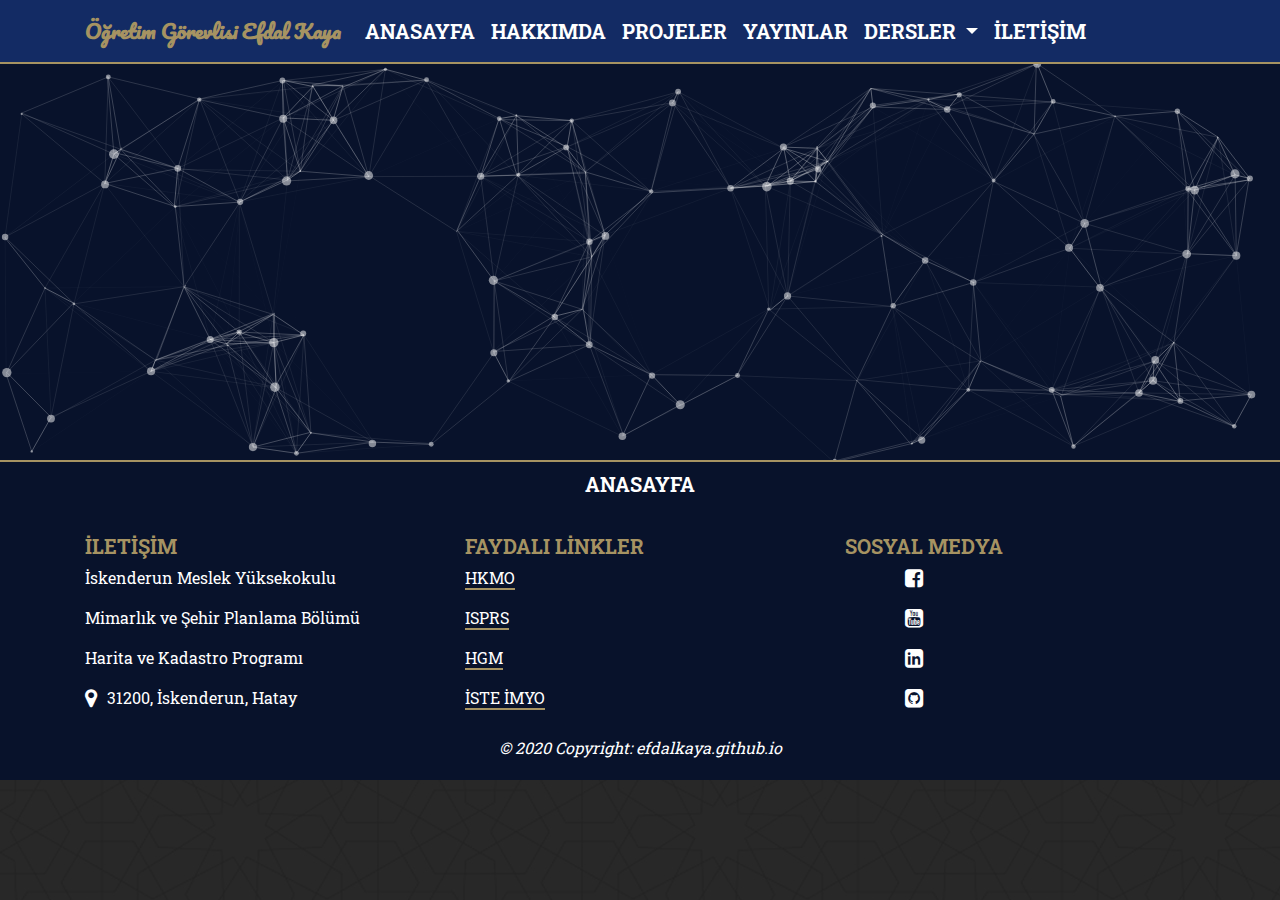
<file: index.html>
<!DOCTYPE html>
<html lang="tr">
<head>
  <meta charset="UTF-8">
  <meta name="viewport" content="width=device-width, initial-scale=1.0">
  
  <!-- Tittle -->
  <title>EK | Anasayfa</title>
  <link rel="icon" type="image/ico" href="img/canadian-maple-leaf-brands.svg" />

  <!-- Bootstrap -->
  <link rel="stylesheet" href="https://stackpath.bootstrapcdn.com/bootstrap/4.4.1/css/bootstrap.min.css" integrity="sha384-Vkoo8x4CGsO3+Hhxv8T/Q5PaXtkKtu6ug5TOeNV6gBiFeWPGFN9MuhOf23Q9Ifjh" crossorigin="anonymous">

  <!-- My CSS-->
  <link rel="stylesheet" href="./css/stil.css">

  <!-- JavaScript -->
  <script src="https://code.jquery.com/jquery-3.4.1.slim.min.js" integrity="sha384-J6qa4849blE2+poT4WnyKhv5vZF5SrPo0iEjwBvKU7imGFAV0wwj1yYfoRSJoZ+n" crossorigin="anonymous"></script>
  <script src="https://cdn.jsdelivr.net/npm/popper.js@1.16.0/dist/umd/popper.min.js" integrity="sha384-Q6E9RHvbIyZFJoft+2mJbHaEWldlvI9IOYy5n3zV9zzTtmI3UksdQRVvoxMfooAo" crossorigin="anonymous"></script>
  <script src="https://stackpath.bootstrapcdn.com/bootstrap/4.4.1/js/bootstrap.min.js" integrity="sha384-wfSDF2E50Y2D1uUdj0O3uMBJnjuUD4Ih7YwaYd1iqfktj0Uod8GCExl3Og8ifwB6" crossorigin="anonymous"></script>
  <script src="js/myjs.js"></script>

  <!-- Google Fonts-->
  <link href="https://fonts.googleapis.com/css2?family=Pacifico&display=swap" rel="stylesheet">
  <link href="https://fonts.googleapis.com/css2?family=Source+Sans+Pro&display=swap" rel="stylesheet">
  <link href="https://fonts.googleapis.com/css2?family=Roboto+Slab:wght@500&display=swap" rel="stylesheet">

  <!-- Fontawesome -->
  <link href="https://stackpath.bootstrapcdn.com/font-awesome/4.7.0/css/font-awesome.min.css" rel="stylesheet" integrity="sha384-wvfXpqpZZVQGK6TAh5PVlGOfQNHSoD2xbE+QkPxCAFlNEevoEH3Sl0sibVcOQVnN" crossorigin="anonymous">

</head>
<body style="background-image: url('img/body-bg.jpg');">
  <!-- Navbar -->
  <section id="navbar">
    <nav class="navbar navbar-expand-lg">
      <div class="container">
        <a class="navbar-brand" href="index.html">Öğretim Görevlisi Efdal Kaya</a>
        <button class="navbar-toggler" type="button" data-toggle="collapse" data-target="#navbarSupportedContent" aria-controls="navbarSupportedContent" aria-expanded="false" aria-label="Toggle navigation">
          <span class="fa fa-align-justify fa-lg" style="color: white;"></span>
        </button>
        <div class="collapse navbar-collapse" id="navbarSupportedContent">
          <ul class="nav justify-content-end navbar-nav mr-auto">
            <li class="nav-item">
              <a class="nav-link" href="index.html">ANASAYFA <span class="sr-only">(current)</span></a>
            </li>
            <li class="nav-item">
              <a class="nav-link" href="hakkimda.html">HAKKIMDA</a>
            </li>
            <li class="nav-item">
              <a class="nav-link" href="projeler.html">PROJELER</a>
            </li>
            <li class="nav-item">
              <a class="nav-link" href="yayinlar.html">YAYINLAR</a>
            </li>
            <li class="nav-item dropdown">
              <a class="nav-link dropdown-toggle" href="#" id="navbarDropdown" role="button" data-toggle="dropdown" aria-haspopup="true" aria-expanded="false">
                DERSLER
              </a>
              <div class="dropdown-menu" aria-labelledby="navbarDropdown">
                <a class="dropdown-item" href="guz.html">GÜZ DÖNEMİ</a>
                <div class="dropdown-divider"></div>
                <a class="dropdown-item" href="bahar.html">BAHAR DÖNEMİ</a>
              </div>
            </li>
            <li class="nav-item">
              <a class="nav-link" href="iletisim.html">İLETİŞİM</a>
            </li>
          </ul>
        </div>  
      </div>   
    </nav>
  </section>
  <!-- Navbar End -->
  <section id="particle">
    <div id="particles-js"></div>
  </section>
  <!-- Div Section Name -->
  <div class="menuyazi text-center"><h5>ANASAYFA</h5></div>
  <!-- Div Section Name End -->
  <!-- -->
  <!--  End -->
  <!-- Footer -->
  <section id="footer">
    <div class="anaDivFooter">
      <div class="container">
        <div class="row">
          <div class="col-sm-12 col-md-4 col-lg-4">
            <h5>İLETİŞİM</h5>
            <p>İskenderun Meslek Yüksekokulu</p>
            <p>Mimarlık ve Şehir Planlama Bölümü</p>
            <p>Harita ve Kadastro Programı</p>
            <p><span class="fa fa-map-marker fa-lg" style="color: white;"></span>31200, İskenderun, Hatay</p>
          </div>
          <div class="col-sm-12 col-md-4 col-lg-4">
            <h5>FAYDALI LİNKLER</h5>
            <p><a class="altcizgi" href="https://www.hkmo.org.tr/" target="_blank">HKMO</a></p>
            <p><a class="altcizgi" href="https://www.isprs.org/" target="_blank">ISPRS</a></p>
            <p><a class="altcizgi" href="https://www.harita.gov.tr/anasayfa" target="_blank">HGM</a></p>
            <p><a class="altcizgi" href="https://iste.edu.tr/imyo" target="_blank">İSTE İMYO</a></p>
          </div>
          <div class="col-sm-12 col-md-4 col-lg-4">
            <h5>SOSYAL MEDYA</h5>
            <p style="padding-left: 60px;"><a href="https://www.facebook.com/efdalkaya" target="_blank"><span class="fa fa-facebook-square fa-lg"></span></a></p>
            <p style="padding-left: 60px;"><a href="https://www.youtube.com/channel/UCTFfDnudw9w7r80b_4gfPNg?view_as=subscriber" target="_blank"><span class="fa fa-youtube-square fa-lg"></span></a></p>
            <p style="padding-left: 60px;"><a href="https://www.linkedin.com/in/efdalkaya/" target="_blank"><span class="fa fa-linkedin-square fa-lg"></span></a></p>
            <p style="padding-left: 60px;"><a href="https://github.com/efdalkaya" target="_blank"><span class="fa fa-github-square fa-lg"></span></a></p>
          </div>
        </div>
        <div class="footer-copyright text-center" style="background-color: rgb(8,18,43); color:white; padding-bottom:20px; padding-top:10px;">© 2020 Copyright:
          <a href="index.html" class="text"> efdalkaya.github.io</a>
        </div>
      </div>
    </div>
  </section>
  <!-- Footer End -->
  <script type="text/javascript" src="js/particles.js"></script>
  <script type="text/javascript" src="js/particles.min.js"></script>
  <script type="text/javascript" src="js/app.js"></script>
</body>
</html>
</file>
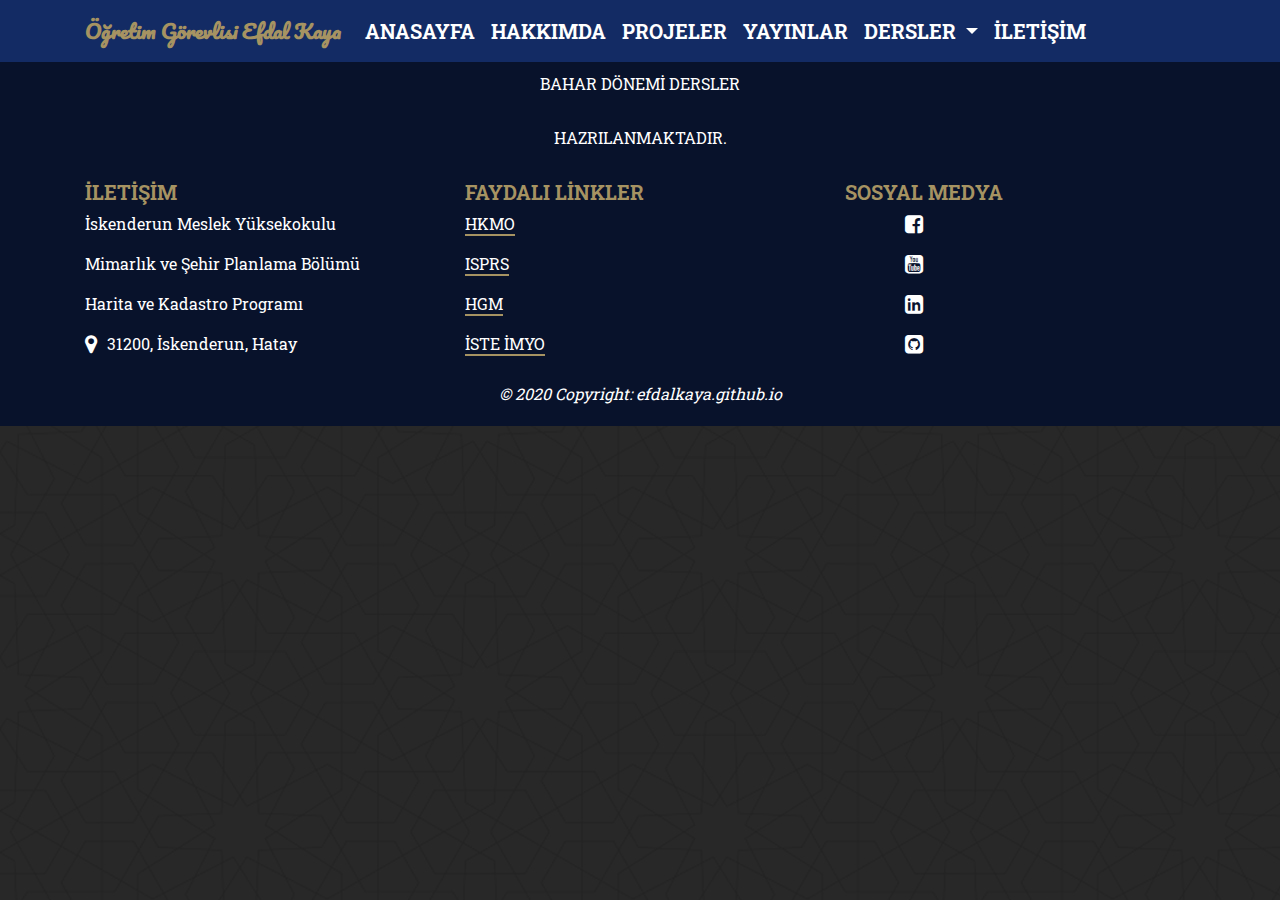
<file: bahar.html>
<!DOCTYPE html>
<html lang="tr">
<head>
  <meta charset="UTF-8">
  <meta name="viewport" content="width=device-width, initial-scale=1.0">
  
  <!-- Tittle -->
  <title>EK | Anasayfa</title>
  <link rel="icon" type="image/ico" href="img/canadian-maple-leaf-brands.svg" />

  <!-- Bootstrap -->
  <link rel="stylesheet" href="https://stackpath.bootstrapcdn.com/bootstrap/4.4.1/css/bootstrap.min.css" integrity="sha384-Vkoo8x4CGsO3+Hhxv8T/Q5PaXtkKtu6ug5TOeNV6gBiFeWPGFN9MuhOf23Q9Ifjh" crossorigin="anonymous">

  <!-- My CSS-->
  <link rel="stylesheet" href="./css/stil.css">

  <!-- JavaScript -->
  <script src="https://code.jquery.com/jquery-3.4.1.slim.min.js" integrity="sha384-J6qa4849blE2+poT4WnyKhv5vZF5SrPo0iEjwBvKU7imGFAV0wwj1yYfoRSJoZ+n" crossorigin="anonymous"></script>
  <script src="https://cdn.jsdelivr.net/npm/popper.js@1.16.0/dist/umd/popper.min.js" integrity="sha384-Q6E9RHvbIyZFJoft+2mJbHaEWldlvI9IOYy5n3zV9zzTtmI3UksdQRVvoxMfooAo" crossorigin="anonymous"></script>
  <script src="https://stackpath.bootstrapcdn.com/bootstrap/4.4.1/js/bootstrap.min.js" integrity="sha384-wfSDF2E50Y2D1uUdj0O3uMBJnjuUD4Ih7YwaYd1iqfktj0Uod8GCExl3Og8ifwB6" crossorigin="anonymous"></script>

  <!-- Google Fonts-->
  <link href="https://fonts.googleapis.com/css2?family=Pacifico&display=swap" rel="stylesheet">
  <link href="https://fonts.googleapis.com/css2?family=Source+Sans+Pro&display=swap" rel="stylesheet">
  <link href="https://fonts.googleapis.com/css2?family=Roboto+Slab:wght@500&display=swap" rel="stylesheet">

  <!-- Fontawesome -->
  <link href="https://stackpath.bootstrapcdn.com/font-awesome/4.7.0/css/font-awesome.min.css" rel="stylesheet" integrity="sha384-wvfXpqpZZVQGK6TAh5PVlGOfQNHSoD2xbE+QkPxCAFlNEevoEH3Sl0sibVcOQVnN" crossorigin="anonymous">

</head>
<body style="background-image: url('img/body-bg.jpg');">
  <!-- Navbar -->
  <section id="navbar">
    <nav class="navbar navbar-expand-lg">
      <div class="container">
        <a class="navbar-brand" href="index.html">Öğretim Görevlisi Efdal Kaya</a>
        <button class="navbar-toggler" type="button" data-toggle="collapse" data-target="#navbarSupportedContent" aria-controls="navbarSupportedContent" aria-expanded="false" aria-label="Toggle navigation">
          <span class="fa fa-align-justify fa-lg" style="color: white;"></span>
        </button>
        <div class="collapse navbar-collapse" id="navbarSupportedContent">
          <ul class="nav justify-content-end navbar-nav mr-auto">
            <li class="nav-item">
              <a class="nav-link" href="index.html">ANASAYFA</a>
            </li>
            <li class="nav-item">
              <a class="nav-link" href="hakkimda.html">HAKKIMDA</a>
            </li>
            <li class="nav-item">
              <a class="nav-link" href="projeler.html">PROJELER</a>
            </li>
            <li class="nav-item">
              <a class="nav-link" href="yayinlar.html">YAYINLAR</a>
            </li>
            <li class="nav-item dropdown">
              <a class="nav-link dropdown-toggle" href="#" id="navbarDropdown" role="button" data-toggle="dropdown" aria-haspopup="true" aria-expanded="false">
                DERSLER
              </a>
              <div class="dropdown-menu" aria-labelledby="navbarDropdown">
                <a class="dropdown-item" href="guz.html">GÜZ DÖNEMİ</a>
                <div class="dropdown-divider"></div>
                <a class="dropdown-item" href="bahar.html">BAHAR DÖNEMİ  <span class="sr-only">(current)</span></a>
              </div>
            </li>
            <li class="nav-item">
              <a class="nav-link" href="iletisim.html">İLETİŞİM</a>
            </li>
          </ul>
        </div>  
      </div>   
    </nav>
  </section>
  <!-- Navbar End -->
  <!--  -->
  <!--  End -->
    <!-- Div Section Name -->
  <div class="menuyazi text-center" style="background-color: rgb(8,18,43); color:white; padding-bottom:20px; padding-top:10px;">BAHAR DÖNEMİ DERSLER</div>
  <div class="menuyazi text-center" style="background-color: rgb(8,18,43); color:white; padding-bottom:20px; padding-top:10px;">HAZRILANMAKTADIR.</div>
  <!-- Div Section Name End -->
  <!-- -->
  <!--  End -->
  <!-- Footer -->
  <section id="footer">
    <div class="anaDivFooter">
      <div class="container">
        <div class="row">
          <div class="col-sm-12 col-md-4 col-lg-4">
            <h5>İLETİŞİM</h5>
            <p>İskenderun Meslek Yüksekokulu</p>
            <p>Mimarlık ve Şehir Planlama Bölümü</p>
            <p>Harita ve Kadastro Programı</p>
            <p><span class="fa fa-map-marker fa-lg" style="color: white;"></span>31200, İskenderun, Hatay</p>
          </div>
          <div class="col-sm-12 col-md-4 col-lg-4">
            <h5>FAYDALI LİNKLER</h5>
            <p><a class="altcizgi" href="https://www.hkmo.org.tr/" target="_blank">HKMO</a></p>
            <p><a class="altcizgi" href="https://www.isprs.org/" target="_blank">ISPRS</a></p>
            <p><a class="altcizgi" href="https://www.harita.gov.tr/anasayfa" target="_blank">HGM</a></p>
            <p><a class="altcizgi" href="https://iste.edu.tr/imyo" target="_blank">İSTE İMYO</a></p>
          </div>
          <div class="col-sm-12 col-md-4 col-lg-4">
            <h5>SOSYAL MEDYA</h5>
            <p style="padding-left: 60px;"><a href="https://www.facebook.com/efdalkaya" target="_blank"><span class="fa fa-facebook-square fa-lg"></span></a></p>
            <p style="padding-left: 60px;"><a href="https://www.youtube.com/channel/UCTFfDnudw9w7r80b_4gfPNg?view_as=subscriber" target="_blank"><span class="fa fa-youtube-square fa-lg"></span></a></p>
            <p style="padding-left: 60px;"><a href="https://www.linkedin.com/in/efdalkaya/" target="_blank"><span class="fa fa-linkedin-square fa-lg"></span></a></p>
            <p style="padding-left: 60px;"><a href="https://github.com/efdalkaya" target="_blank"><span class="fa fa-github-square fa-lg"></span></a></p>
          </div>
        </div>
        <div class="footer-copyright text-center" style="background-color: rgb(8,18,43); color:white; padding-bottom:20px; padding-top:10px;">© 2020 Copyright:
          <a href="index.html" class="text"> efdalkaya.github.io</a>
        </div>
      </div>
    </div>
  </section>
  <!-- Footer End -->
</body>
</html>
</file>
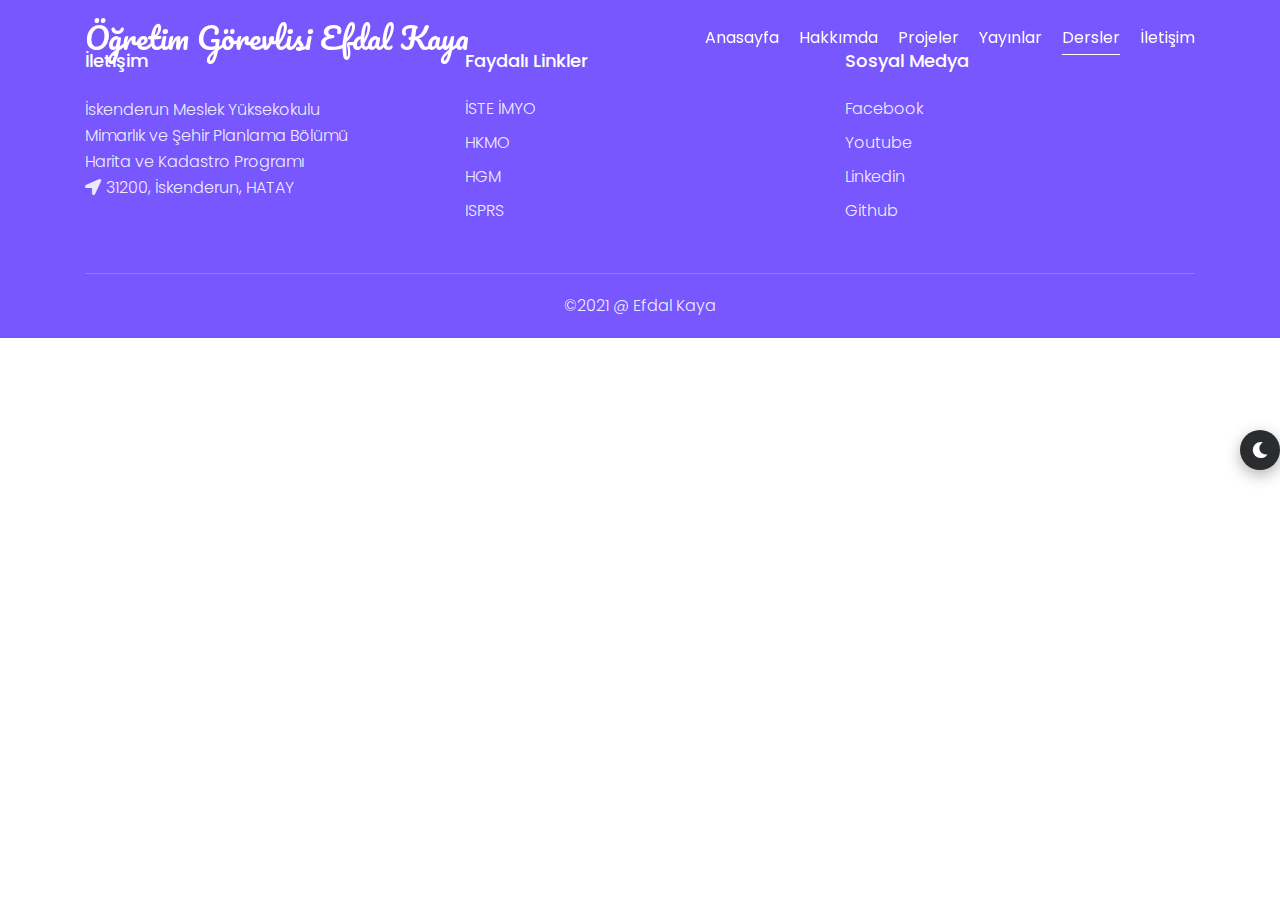
<file: dersler.html>
<!DOCTYPE html>
<html lang="tr">
    <head>
        <title>EK | Dersler</title>
        <meta charset="utf-8">
        <meta name="viewport" content="width=device-width, initial-scale=1">
        
        <!-- main CSS -->     
        <link rel="stylesheet" href="css/owl.carousel.min.css">   
        <link rel="stylesheet" href="css/font-awesome.css">
        <link rel="stylesheet" href="css/bootstrap.min.css">
        <link rel="stylesheet" href="css/style.css">

        <link href="https://fonts.googleapis.com/css2?family=Pacifico&display=swap" rel="stylesheet">

    </head>
    <body>
        <!-- Navbar Start-->
        <nav class="navbar navbar-expand-md fixed-top">
            <div class="container">
                <!-- Brand -->
                <a class="navbar-brand" href="index.html">Öğretim Görevlisi Efdal Kaya</a>
                <!-- Toggler/collapsibe Button -->
                <button class="navbar-toggler" type="button" data-toggle="collapse" data-target="#collapsibleNavbar">
                    <i class="fas fa-bars"></i>
                </button>
                <!-- Navbar links -->
                <div class="collapse navbar-collapse" id="collapsibleNavbar">
                    <ul class="navbar-nav ml-auto">
                        <li class="nav-item">
                            <a class="nav-link" href="index.html">Anasayfa</a>
                        </li>
                        <li class="nav-item">
                            <a class="nav-link" href="hakkimda.html">Hakkımda</a>
                        </li>
                        <li class="nav-item">
                            <a class="nav-link" href="projeler.html">Projeler</a>
                        </li>
                        <li class="nav-item">
                            <a class="nav-link" href="yayinlar.html">Yayınlar</a>
                        </li>
                        <li class="nav-item">
                            <a class="nav-link active" href="dersler.html">Dersler</a>
                        </li>
                        <li class="nav-item">
                            <a class="nav-link" href="iletisim.html">İletişim</a>
                        </li>
                    </ul>
                </div>
            </div>
        </nav>
        <!-- Navbar End-->

        <!-- Home section start -->
        <!-- Home section end -->
        <!-- Video popup start -->
        <!-- Video popup end -->
        <!-- Feature start -->

        <!-- Footer Section start -->
        <footer class="footer">
            <div class="container">
                <div class="row">
                    <div class="col-lg-4 col-md-6">
                        <div class="footer-col">
                            <h3>İletişim</h3>
                            <p>İskenderun Meslek Yüksekokulu</p>
                            <p>Mimarlık ve Şehir Planlama Bölümü</p>
                            <p>Harita ve Kadastro Programı</p>
                            <p><span><i class="fas fa-location-arrow" style="padding-right:5px";"></i></span>31200, İskenderun, HATAY</p>
                        </div>
                    </div>
                    <div class="col-lg-4 col-md-6">
                        <div class="footer-col">
                            <h3>Faydalı linkler</h3>
                            <ul>
                                <li><a href="https://iste.edu.tr/imyo" target="_blank">İSTE İMYO</a></li>
                                <li><a href="https://www.hkmo.org.tr/" target="_blank">HKMO</a></li>
                                <li><a href="https://www.harita.gov.tr/anasayfa" target="_blank">HGM</a></li>
                                <li><a href="https://www.isprs.org/" target="_blank">ISPRS</a></li>
                            </ul>
                        </div>
                    </div>
                    <div class="col-lg-4 col-md-6">
                        <div class="footer-col">
                            <h3>Sosyal medya</h3>
                            <ul>
                                <li><a href="https://www.facebook.com/efdalkaya" target="_blank">Facebook</a></li>
                                <li><a href="https://www.youtube.com/channel/UCTFfDnudw9w7r80b_4gfPNg" target="_blank">Youtube</a></li>
                                <li><a href="https://www.linkedin.com/in/efdalkaya/" target="_blank">Linkedin</a></li>
                                <li><a href="https://github.com/efdalkaya" target="_blank">Github</a></li>
                            </ul>
                        </div>
                    </div>
                </div>
                <div class="row">
                    <div class="col-lg-12">
                        <p class="copyright-text">&copy;2021 @ Efdal Kaya</p>
                    </div>
                </div>
            </div>
        </footer>
        <!-- Footer Section end -->        
        <!-- Toggle Theme Section start -->
        <section>
            <div class="toggle-theme">
                <i class="fas"></i>
            </div>
        </section>
        <!-- Toggle Theme Section end -->           
        
        <script src="js/jquery.min.js"></script>
        <script src="js/popper.min.js"></script>
        <script src="js/bootstrap.min.js"></script>
        <script src="js/owl.carousel.min.js"></script>
        <script src="js/main.js"></script>
    </body>
</html>
</file>
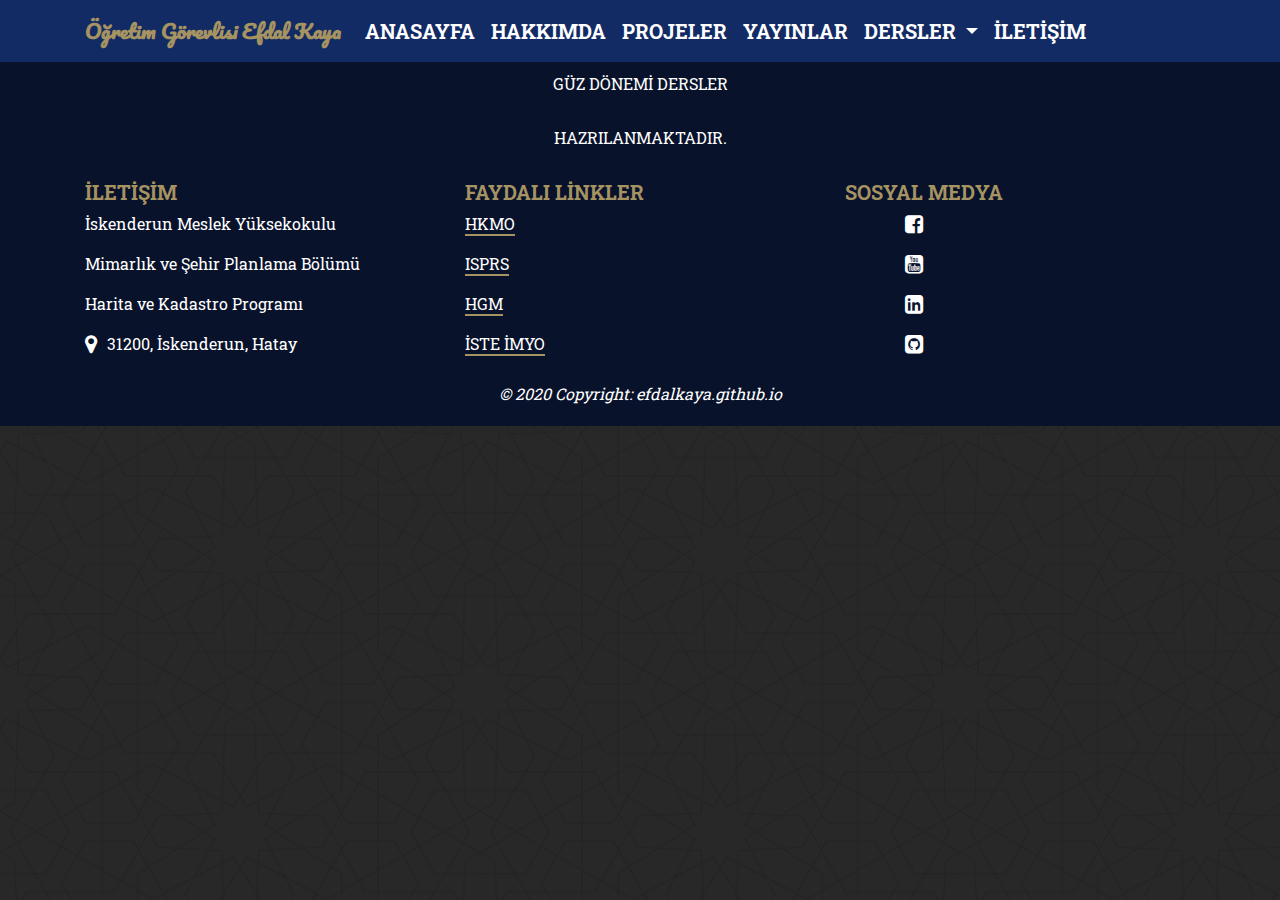
<file: guz.html>
<!DOCTYPE html>
<html lang="tr">
<head>
  <meta charset="UTF-8">
  <meta name="viewport" content="width=device-width, initial-scale=1.0">
  
  <!-- Tittle -->
  <title>EK | Güz Dönemi Dersler</title>
  <link rel="icon" type="image/ico" href="img/canadian-maple-leaf-brands.svg" />

  <!-- Bootstrap -->
  <link rel="stylesheet" href="https://stackpath.bootstrapcdn.com/bootstrap/4.4.1/css/bootstrap.min.css" integrity="sha384-Vkoo8x4CGsO3+Hhxv8T/Q5PaXtkKtu6ug5TOeNV6gBiFeWPGFN9MuhOf23Q9Ifjh" crossorigin="anonymous">

  <!-- My CSS-->
  <link rel="stylesheet" href="./css/stil.css">

  <!-- JavaScript -->
  <script src="https://code.jquery.com/jquery-3.4.1.slim.min.js" integrity="sha384-J6qa4849blE2+poT4WnyKhv5vZF5SrPo0iEjwBvKU7imGFAV0wwj1yYfoRSJoZ+n" crossorigin="anonymous"></script>
  <script src="https://cdn.jsdelivr.net/npm/popper.js@1.16.0/dist/umd/popper.min.js" integrity="sha384-Q6E9RHvbIyZFJoft+2mJbHaEWldlvI9IOYy5n3zV9zzTtmI3UksdQRVvoxMfooAo" crossorigin="anonymous"></script>
  <script src="https://stackpath.bootstrapcdn.com/bootstrap/4.4.1/js/bootstrap.min.js" integrity="sha384-wfSDF2E50Y2D1uUdj0O3uMBJnjuUD4Ih7YwaYd1iqfktj0Uod8GCExl3Og8ifwB6" crossorigin="anonymous"></script>

  <!-- Google Fonts-->
  <link href="https://fonts.googleapis.com/css2?family=Pacifico&display=swap" rel="stylesheet">
  <link href="https://fonts.googleapis.com/css2?family=Source+Sans+Pro&display=swap" rel="stylesheet">
  <link href="https://fonts.googleapis.com/css2?family=Roboto+Slab:wght@500&display=swap" rel="stylesheet">

  <!-- Fontawesome -->
  <link href="https://stackpath.bootstrapcdn.com/font-awesome/4.7.0/css/font-awesome.min.css" rel="stylesheet" integrity="sha384-wvfXpqpZZVQGK6TAh5PVlGOfQNHSoD2xbE+QkPxCAFlNEevoEH3Sl0sibVcOQVnN" crossorigin="anonymous">

</head>
<body style="background-image: url('img/body-bg.jpg');">
  <!-- Navbar -->
  <section id="navbar">
    <nav class="navbar navbar-expand-lg">
      <div class="container">
        <a class="navbar-brand" href="index.html">Öğretim Görevlisi Efdal Kaya</a>
        <button class="navbar-toggler" type="button" data-toggle="collapse" data-target="#navbarSupportedContent" aria-controls="navbarSupportedContent" aria-expanded="false" aria-label="Toggle navigation">
          <span class="fa fa-align-justify fa-lg" style="color: white;"></span>
        </button>
        <div class="collapse navbar-collapse" id="navbarSupportedContent">
          <ul class="nav justify-content-end navbar-nav mr-auto">
            <li class="nav-item">
              <a class="nav-link" href="index.html">ANASAYFA</a>
            </li>
            <li class="nav-item">
              <a class="nav-link" href="hakkimda.html">HAKKIMDA</a>
            </li>
            <li class="nav-item">
              <a class="nav-link" href="projeler.html">PROJELER</a>
            </li>
            <li class="nav-item">
              <a class="nav-link" href="yayinlar.html">YAYINLAR</a>
            </li>
            <li class="nav-item dropdown">
              <a class="nav-link dropdown-toggle" href="#" id="navbarDropdown" role="button" data-toggle="dropdown" aria-haspopup="true" aria-expanded="false">
                DERSLER
              </a>
              <div class="dropdown-menu" aria-labelledby="navbarDropdown">
                <a class="dropdown-item" href="guz.html">GÜZ DÖNEMİ  <span class="sr-only">(current)</span></a>
                <div class="dropdown-divider"></div>
                <a class="dropdown-item" href="bahar.html">BAHAR DÖNEMİ</a>
              </div>
            </li>
            <li class="nav-item">
              <a class="nav-link" href="iletisim.html">İLETİŞİM</a>
            </li>
          </ul>
        </div>  
      </div>   
    </nav>
  </section>
  <!-- Navbar End -->
  <!--  -->
  <!--  End -->
  <!-- Div Section Name -->
  <div class="menuyazi text-center" style="background-color: rgb(8,18,43); color:white; padding-bottom:20px; padding-top:10px;">GÜZ DÖNEMİ DERSLER</div>
  <div class="menuyazi text-center" style="background-color: rgb(8,18,43); color:white; padding-bottom:20px; padding-top:10px;">HAZRILANMAKTADIR.</div>
  <!-- Div Section Name End -->
  <!-- -->
  <!--  End -->
  <!-- Footer -->
  <section id="footer">
    <div class="anaDivFooter">
      <div class="container">
        <div class="row">
          <div class="col-sm-12 col-md-4 col-lg-4">
            <h5>İLETİŞİM</h5>
            <p>İskenderun Meslek Yüksekokulu</p>
            <p>Mimarlık ve Şehir Planlama Bölümü</p>
            <p>Harita ve Kadastro Programı</p>
            <p><span class="fa fa-map-marker fa-lg" style="color: white;"></span>31200, İskenderun, Hatay</p>
          </div>
          <div class="col-sm-12 col-md-4 col-lg-4">
            <h5>FAYDALI LİNKLER</h5>
            <p><a class="altcizgi" href="https://www.hkmo.org.tr/" target="_blank">HKMO</a></p>
            <p><a class="altcizgi" href="https://www.isprs.org/" target="_blank">ISPRS</a></p>
            <p><a class="altcizgi" href="https://www.harita.gov.tr/anasayfa" target="_blank">HGM</a></p>
            <p><a class="altcizgi" href="https://iste.edu.tr/imyo" target="_blank">İSTE İMYO</a></p>
          </div>
          <div class="col-sm-12 col-md-4 col-lg-4">
            <h5>SOSYAL MEDYA</h5>
            <p style="padding-left: 60px;"><a href="https://www.facebook.com/efdalkaya" target="_blank"><span class="fa fa-facebook-square fa-lg"></span></a></p>
            <p style="padding-left: 60px;"><a href="https://www.youtube.com/channel/UCTFfDnudw9w7r80b_4gfPNg?view_as=subscriber" target="_blank"><span class="fa fa-youtube-square fa-lg"></span></a></p>
            <p style="padding-left: 60px;"><a href="https://www.linkedin.com/in/efdalkaya/" target="_blank"><span class="fa fa-linkedin-square fa-lg"></span></a></p>
            <p style="padding-left: 60px;"><a href="https://github.com/efdalkaya" target="_blank"><span class="fa fa-github-square fa-lg"></span></a></p>
          </div>
        </div>
        <div class="footer-copyright text-center" style="background-color: rgb(8,18,43); color:white; padding-bottom:20px; padding-top:10px;">© 2020 Copyright:
          <a href="index.html" class="text"> efdalkaya.github.io</a>
        </div>
      </div>
    </div>
  </section>
  <!-- Footer End -->
</body>
</html>
</file>
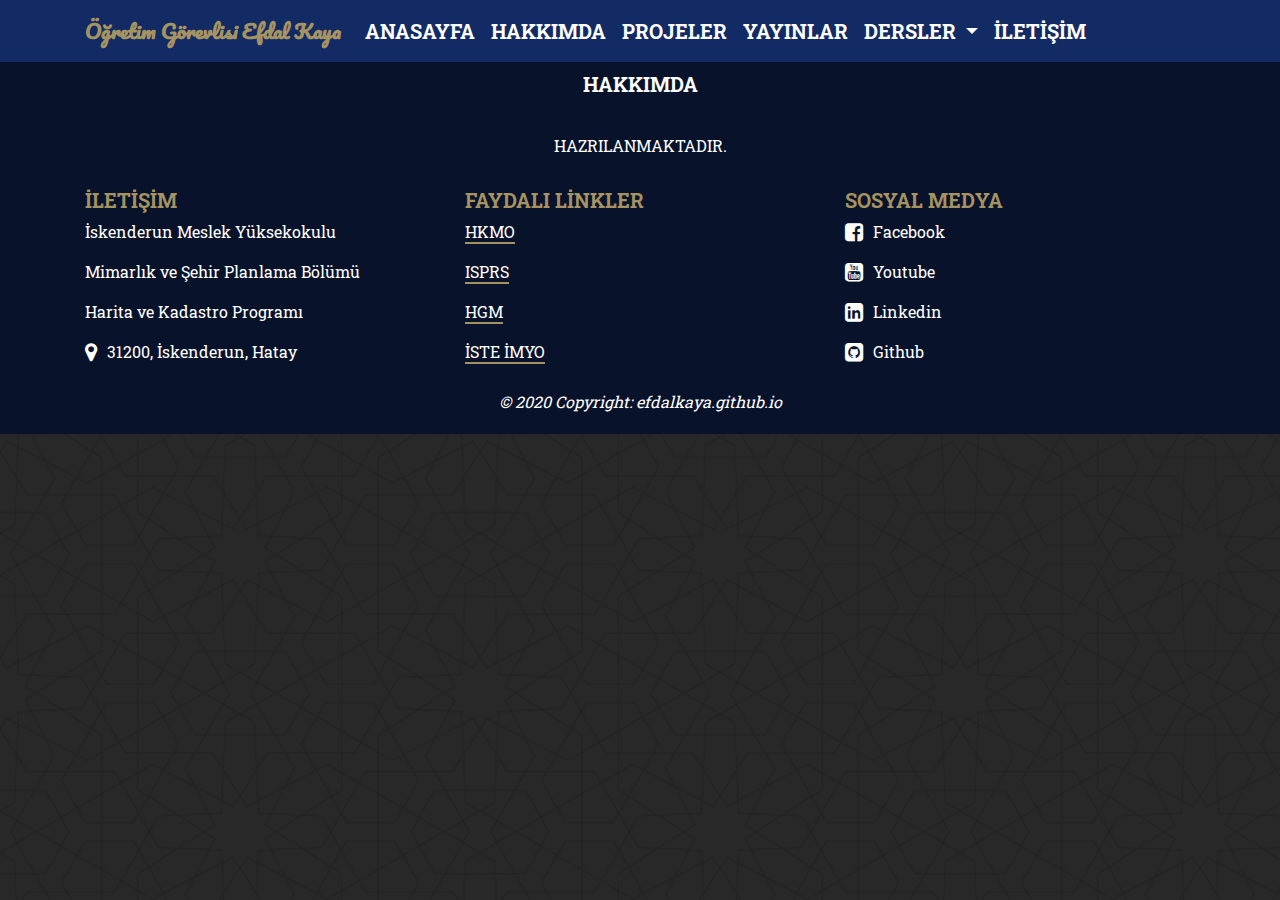
<file: hakkimda.html>
<!DOCTYPE html>
<html lang="tr">
<head>
  <meta charset="UTF-8">
  <meta name="viewport" content="width=device-width, initial-scale=1.0">
  
  <!-- Tittle -->
  <title>EK | Hakkımda</title>
  <link rel="icon" type="image/ico" href="img/canadian-maple-leaf-brands.svg" />

  <!-- Bootstrap -->
  <link rel="stylesheet" href="https://stackpath.bootstrapcdn.com/bootstrap/4.4.1/css/bootstrap.min.css" integrity="sha384-Vkoo8x4CGsO3+Hhxv8T/Q5PaXtkKtu6ug5TOeNV6gBiFeWPGFN9MuhOf23Q9Ifjh" crossorigin="anonymous">

  <!-- My CSS-->
  <link rel="stylesheet" href="./css/stil.css">

  <!-- JavaScript -->
  <script src="https://code.jquery.com/jquery-3.4.1.slim.min.js" integrity="sha384-J6qa4849blE2+poT4WnyKhv5vZF5SrPo0iEjwBvKU7imGFAV0wwj1yYfoRSJoZ+n" crossorigin="anonymous"></script>
  <script src="https://cdn.jsdelivr.net/npm/popper.js@1.16.0/dist/umd/popper.min.js" integrity="sha384-Q6E9RHvbIyZFJoft+2mJbHaEWldlvI9IOYy5n3zV9zzTtmI3UksdQRVvoxMfooAo" crossorigin="anonymous"></script>
  <script src="https://stackpath.bootstrapcdn.com/bootstrap/4.4.1/js/bootstrap.min.js" integrity="sha384-wfSDF2E50Y2D1uUdj0O3uMBJnjuUD4Ih7YwaYd1iqfktj0Uod8GCExl3Og8ifwB6" crossorigin="anonymous"></script>

  <!-- Google Fonts-->
  <link href="https://fonts.googleapis.com/css2?family=Pacifico&display=swap" rel="stylesheet">
  <link href="https://fonts.googleapis.com/css2?family=Source+Sans+Pro&display=swap" rel="stylesheet">
  <link href="https://fonts.googleapis.com/css2?family=Roboto+Slab:wght@500&display=swap" rel="stylesheet">

  <!-- Fontawesome -->
  <link href="https://stackpath.bootstrapcdn.com/font-awesome/4.7.0/css/font-awesome.min.css" rel="stylesheet" integrity="sha384-wvfXpqpZZVQGK6TAh5PVlGOfQNHSoD2xbE+QkPxCAFlNEevoEH3Sl0sibVcOQVnN" crossorigin="anonymous">

</head>
<body style="background-image: url('img/body-bg.jpg');">
  <!-- Navbar -->
  <section id="navbar">
    <nav class="navbar navbar-expand-lg">
      <div class="container">
        <a class="navbar-brand" id="ikon" href="index.html">Öğretim Görevlisi Efdal Kaya</a>
        <button class="navbar-toggler" type="button" data-toggle="collapse" data-target="#navbarSupportedContent" aria-controls="navbarSupportedContent" aria-expanded="false" aria-label="Toggle navigation">
          <span class="fa fa-align-justify fa-lg" style="color: white;"></span>
        </button>
        <div class="collapse navbar-collapse" id="navbarSupportedContent">
          <ul class="nav justify-content-end navbar-nav mr-auto">
            <li class="nav-item">
              <a class="nav-link" href="index.html">ANASAYFA</a>
            </li>
            <li class="nav-item">
              <a class="nav-link" href="hakkimda.html">HAKKIMDA <span class="sr-only">(current)</span></a>
            </li>
            <li class="nav-item">
              <a class="nav-link" href="projeler.html">PROJELER</a>
            </li>
            <li class="nav-item">
              <a class="nav-link" href="yayinlar.html">YAYINLAR</a>
            </li>
            <li class="nav-item dropdown">
              <a class="nav-link dropdown-toggle" href="#" id="navbarDropdown" role="button" data-toggle="dropdown" aria-haspopup="true" aria-expanded="false">
                DERSLER
              </a>
              <div class="dropdown-menu" aria-labelledby="navbarDropdown">
                <a class="dropdown-item" href="guz.html">GÜZ DÖNEMİ</a>
                <div class="dropdown-divider"></div>
                <a class="dropdown-item" href="bahar.html">BAHAR DÖNEMİ</a>
              </div>
            </li>
            <li class="nav-item">
              <a class="nav-link" href="iletisim.html">İLETİŞİM</a>
            </li>
          </ul>
        </div>  
      </div>   
    </nav>
  </section>
  <!-- Navbar End -->
  <!--  -->
  <!--  End -->
  <!-- Div Section Name -->
  <div class="menuyazi text-center"><h5>HAKKIMDA</h5></div>
  <div class="menuyazi text-center">HAZRILANMAKTADIR.</div>
  <!-- Div Section Name End -->
  <!-- -->
  <!--  End -->
  <!-- Footer -->
  <section id="footer">
    <div class="anaDivFooter">
      <div class="container">
        <div class="row">
          <div class="col-sm-12 col-md-4 col-lg-4">
            <h5>İLETİŞİM</h5>
            <p>İskenderun Meslek Yüksekokulu</p>
            <p>Mimarlık ve Şehir Planlama Bölümü</p>
            <p>Harita ve Kadastro Programı</p>
            <p><span class="fa fa-map-marker fa-lg" style="color: white;"></span>31200, İskenderun, Hatay</p>
          </div>
          <div class="col-sm-12 col-md-4 col-lg-4">
            <h5>FAYDALI LİNKLER</h5>
            <p><a class="altcizgi" href="https://www.hkmo.org.tr/" target="_blank">HKMO</a></p>
            <p><a class="altcizgi" href="https://www.isprs.org/" target="_blank">ISPRS</a></p>
            <p><a class="altcizgi" href="https://www.harita.gov.tr/anasayfa" target="_blank">HGM</a></p>
            <p><a class="altcizgi" href="https://iste.edu.tr/imyo" target="_blank">İSTE İMYO</a></p>
          </div>
          <div class="col-sm-12 col-md-4 col-lg-4">
            <h5>SOSYAL MEDYA</h5>
            <p style="padding-right: 20px;"><a href="https://www.facebook.com/efdalkaya" target="_blank"><span class="fa fa-facebook-square fa-lg"></span>Facebook</a></p>
            <p style="padding-right: 20px;"><a href="https://www.youtube.com/channel/UCTFfDnudw9w7r80b_4gfPNg?view_as=subscriber" target="_blank"><span class="fa fa-youtube-square fa-lg"></span>Youtube</a></p>
            <p style="padding-right: 20px;"><a href="https://www.linkedin.com/in/efdalkaya/" target="_blank"><span class="fa fa-linkedin-square fa-lg"></span>Linkedin</a></p>
            <p style="padding-right: 20px;"><a href="https://github.com/efdalkaya" target="_blank"><span class="fa fa-github-square fa-lg"></span>Github</a></p>
          </div>
        </div>
        </div>
        <div class="footer-copyright text-center" style="background-color: rgb(8,18,43); color:white; padding-bottom:20px; padding-top:10px;">© 2020 Copyright:
          <a href="index.html" class="text"> efdalkaya.github.io</a>
        </div>
      </div>
    </div>
  </section>
  <!-- Footer End -->
</body>
</html>
</file>
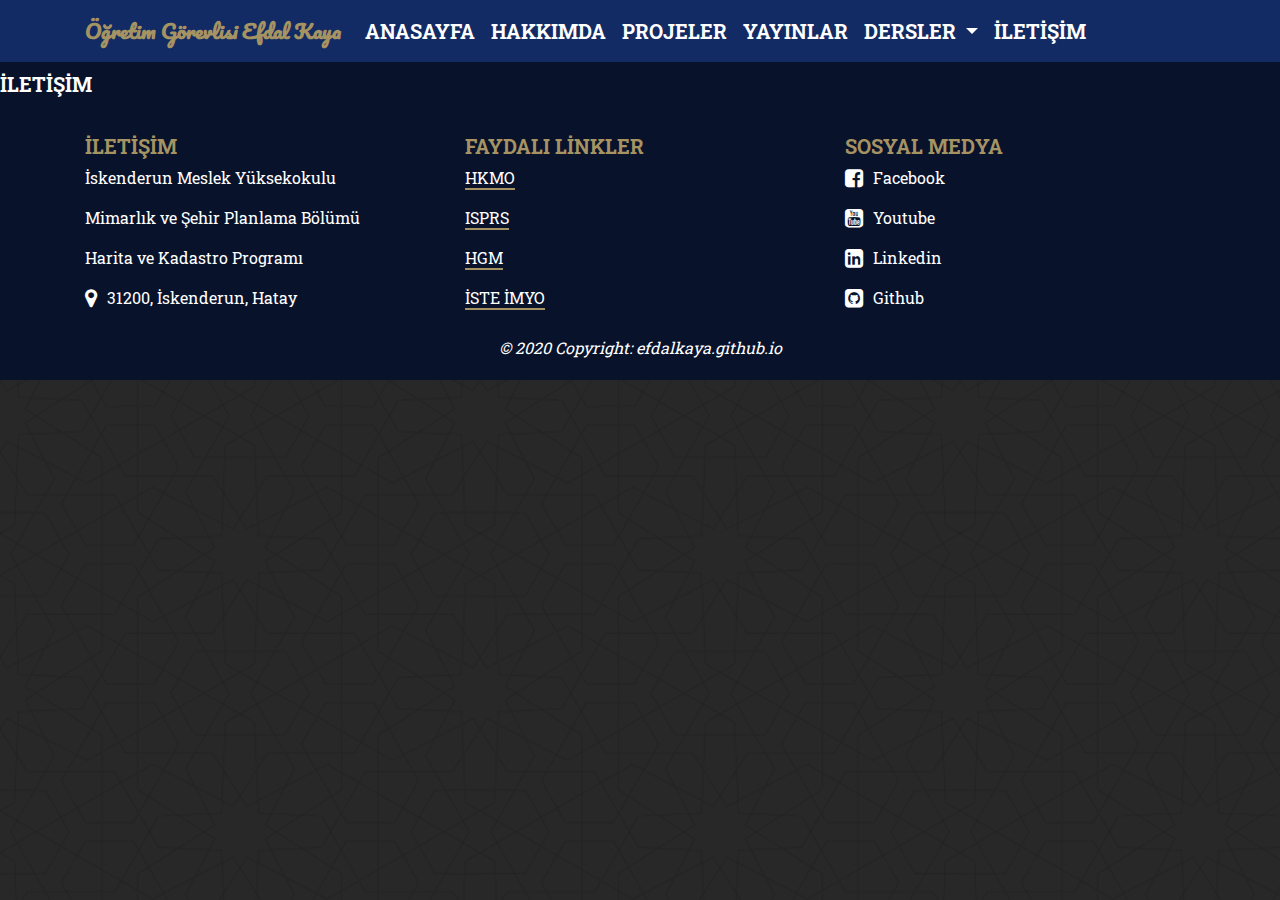
<file: iletisim.html>
<!DOCTYPE html>
<html lang="tr">
<head>
  <meta charset="UTF-8">
  <meta name="viewport" content="width=device-width, initial-scale=1.0">
  
  <!-- Tittle -->
  <title>EK | İletişim</title>
  <link rel="icon" type="image/ico" href="img/canadian-maple-leaf-brands.svg" />

  <!-- Bootstrap -->
  <link rel="stylesheet" href="https://stackpath.bootstrapcdn.com/bootstrap/4.4.1/css/bootstrap.min.css" integrity="sha384-Vkoo8x4CGsO3+Hhxv8T/Q5PaXtkKtu6ug5TOeNV6gBiFeWPGFN9MuhOf23Q9Ifjh" crossorigin="anonymous">

  <!-- My CSS-->
  <link rel="stylesheet" href="./css/stil.css">

  <!-- JavaScript -->
  <script src="https://code.jquery.com/jquery-3.4.1.slim.min.js" integrity="sha384-J6qa4849blE2+poT4WnyKhv5vZF5SrPo0iEjwBvKU7imGFAV0wwj1yYfoRSJoZ+n" crossorigin="anonymous"></script>
  <script src="https://cdn.jsdelivr.net/npm/popper.js@1.16.0/dist/umd/popper.min.js" integrity="sha384-Q6E9RHvbIyZFJoft+2mJbHaEWldlvI9IOYy5n3zV9zzTtmI3UksdQRVvoxMfooAo" crossorigin="anonymous"></script>
  <script src="https://stackpath.bootstrapcdn.com/bootstrap/4.4.1/js/bootstrap.min.js" integrity="sha384-wfSDF2E50Y2D1uUdj0O3uMBJnjuUD4Ih7YwaYd1iqfktj0Uod8GCExl3Og8ifwB6" crossorigin="anonymous"></script>

  <!-- Google Fonts-->
  <link href="https://fonts.googleapis.com/css2?family=Pacifico&display=swap" rel="stylesheet">
  <link href="https://fonts.googleapis.com/css2?family=Source+Sans+Pro&display=swap" rel="stylesheet">
  <link href="https://fonts.googleapis.com/css2?family=Roboto+Slab:wght@500&display=swap" rel="stylesheet">

  <!-- Fontawesome -->
  <link href="https://stackpath.bootstrapcdn.com/font-awesome/4.7.0/css/font-awesome.min.css" rel="stylesheet" integrity="sha384-wvfXpqpZZVQGK6TAh5PVlGOfQNHSoD2xbE+QkPxCAFlNEevoEH3Sl0sibVcOQVnN" crossorigin="anonymous">

</head>
<body style="background-image: url('img/body-bg.jpg');">
  <!-- Navbar -->
  <section id="navbar">
    <nav class="navbar navbar-expand-lg">
      <div class="container">
        <a class="navbar-brand" id="ikon" href="index.html">Öğretim Görevlisi Efdal Kaya</a>
        <button class="navbar-toggler" type="button" data-toggle="collapse" data-target="#navbarSupportedContent" aria-controls="navbarSupportedContent" aria-expanded="false" aria-label="Toggle navigation">
          <span class="fa fa-align-justify fa-lg" style="color: white;"></span>
        </button>
        <div class="collapse navbar-collapse" id="navbarSupportedContent">
          <ul class="nav justify-content-end navbar-nav mr-auto">
            <li class="nav-item">
              <a class="nav-link" href="index.html">ANASAYFA</a>
            </li>
            <li class="nav-item">
              <a class="nav-link" href="hakkimda.html">HAKKIMDA</a>
            </li>
            <li class="nav-item">
              <a class="nav-link" href="projeler.html">PROJELER</a>
            </li>
            <li class="nav-item">
              <a class="nav-link" href="yayinlar.html">YAYINLAR</a>
            </li>
            <li class="nav-item dropdown">
              <a class="nav-link dropdown-toggle" href="#" id="navbarDropdown" role="button" data-toggle="dropdown" aria-haspopup="true" aria-expanded="false">
                DERSLER
              </a>
              <div class="dropdown-menu" aria-labelledby="navbarDropdown">
                <a class="dropdown-item" href="guz.html">GÜZ DÖNEMİ</a>
                <div class="dropdown-divider"></div>
                <a class="dropdown-item" href="bahar.html">BAHAR DÖNEMİ</a>
              </div>
            </li>
            <li class="nav-item">
              <a class="nav-link" href="iletisim.html">İLETİŞİM <span class="sr-only">(current)</span></a>
            </li>
          </ul>
        </div>  
      </div>   
    </nav>
  </section>
  <!-- Navbar End -->
  <!--  -->  <!-- Div Section Name -->
  <div class="menuyazi">
    <h5>İLETİŞİM</h5>
    <div></div>
    <div class="container"></div>
  </div>

  <!-- Div Section Name End -->
  <!--  End -->
  <!-- -->
  <!--  End -->
  <!-- Footer -->
  <section id="footer">
    <div class="anaDivFooter">
      <div class="container">
        <div class="row">
          <div class="col-sm-12 col-md-4 col-lg-4">
            <h5>İLETİŞİM</h5>
            <p>İskenderun Meslek Yüksekokulu</p>
            <p>Mimarlık ve Şehir Planlama Bölümü</p>
            <p>Harita ve Kadastro Programı</p>
            <p><span class="fa fa-map-marker fa-lg" style="color: white;"></span>31200, İskenderun, Hatay</p>
          </div>
          <div class="col-sm-12 col-md-4 col-lg-4">
            <h5>FAYDALI LİNKLER</h5>
            <p><a class="altcizgi" href="https://www.hkmo.org.tr/" target="_blank">HKMO</a></p>
            <p><a class="altcizgi" href="https://www.isprs.org/" target="_blank">ISPRS</a></p>
            <p><a class="altcizgi" href="https://www.harita.gov.tr/anasayfa" target="_blank">HGM</a></p>
            <p><a class="altcizgi" href="https://iste.edu.tr/imyo" target="_blank">İSTE İMYO</a></p>
          </div>
          <div class="col-sm-12 col-md-4 col-lg-4">
            <h5>SOSYAL MEDYA</h5>
            <p style="padding-right: 20px;"><a href="https://www.facebook.com/efdalkaya" target="_blank"><span class="fa fa-facebook-square fa-lg"></span>Facebook</a></p>
            <p style="padding-right: 20px;"><a href="https://www.youtube.com/channel/UCTFfDnudw9w7r80b_4gfPNg?view_as=subscriber" target="_blank"><span class="fa fa-youtube-square fa-lg"></span>Youtube</a></p>
            <p style="padding-right: 20px;"><a href="https://www.linkedin.com/in/efdalkaya/" target="_blank"><span class="fa fa-linkedin-square fa-lg"></span>Linkedin</a></p>
            <p style="padding-right: 20px;"><a href="https://github.com/efdalkaya" target="_blank"><span class="fa fa-github-square fa-lg"></span>Github</a></p>
          </div>
        </div>
        </div>
        <div class="footer-copyright text-center" style="background-color: rgb(8,18,43); color:white; padding-bottom:20px; padding-top:10px;">© 2020 Copyright:
          <a href="index.html" class="text"> efdalkaya.github.io</a>
        </div>
      </div>
    </div>
  </section>
  <!-- Footer End -->
</body>
</html>
</file>
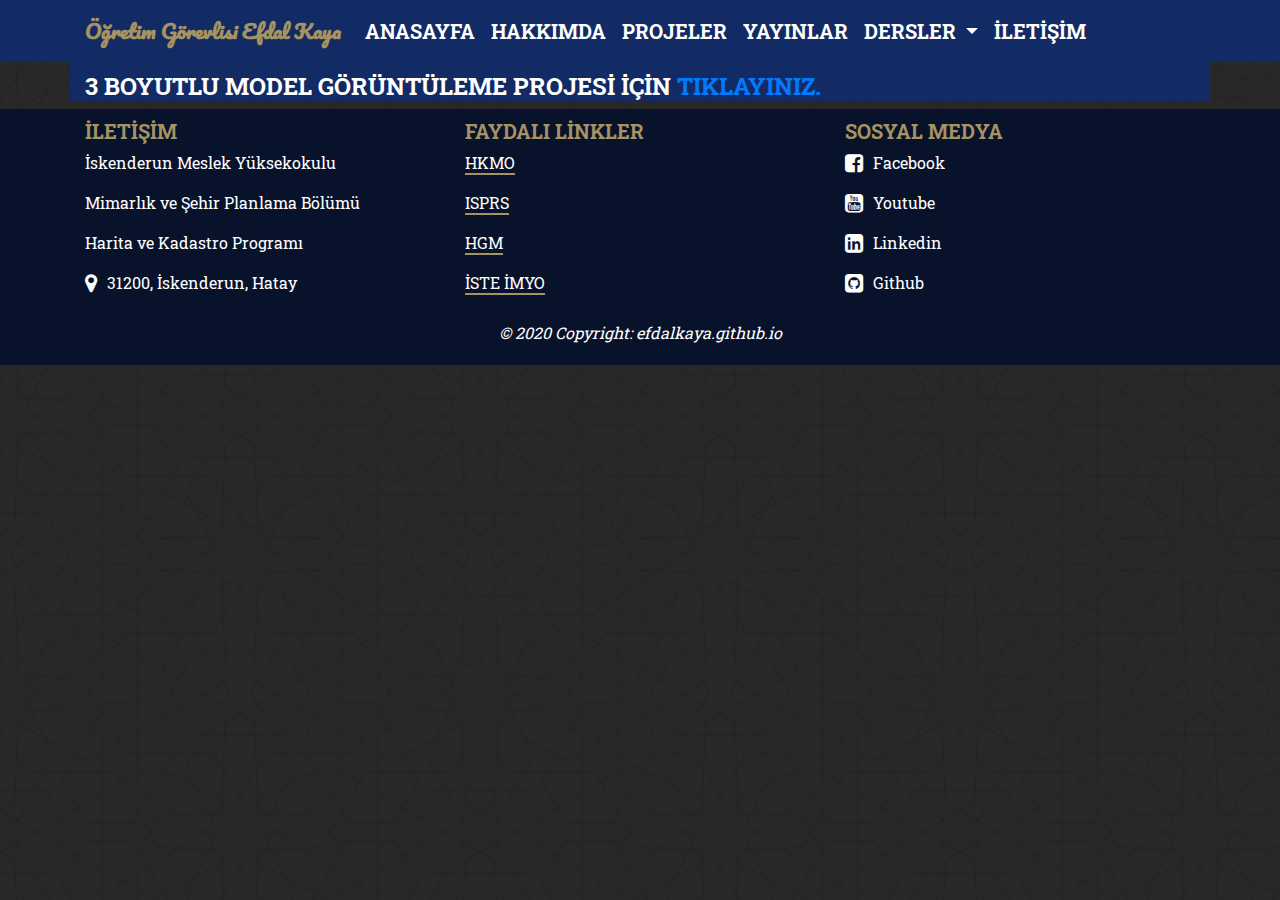
<file: projeler.html>
<!DOCTYPE html>
<html lang="tr">
<head>
  <meta charset="UTF-8">
  <meta name="viewport" content="width=device-width, initial-scale=1.0">
  
  <!-- Tittle -->
  <title>EK | Projeler</title>
  <link rel="icon" type="image/ico" href="img/canadian-maple-leaf-brands.svg" />

  <!-- Bootstrap -->
  <link rel="stylesheet" href="https://stackpath.bootstrapcdn.com/bootstrap/4.4.1/css/bootstrap.min.css" integrity="sha384-Vkoo8x4CGsO3+Hhxv8T/Q5PaXtkKtu6ug5TOeNV6gBiFeWPGFN9MuhOf23Q9Ifjh" crossorigin="anonymous">

  <!-- My CSS-->
  <link rel="stylesheet" href="./css/stil.css">

  <!-- JavaScript -->
  <script src="https://code.jquery.com/jquery-3.4.1.slim.min.js" integrity="sha384-J6qa4849blE2+poT4WnyKhv5vZF5SrPo0iEjwBvKU7imGFAV0wwj1yYfoRSJoZ+n" crossorigin="anonymous"></script>
  <script src="https://cdn.jsdelivr.net/npm/popper.js@1.16.0/dist/umd/popper.min.js" integrity="sha384-Q6E9RHvbIyZFJoft+2mJbHaEWldlvI9IOYy5n3zV9zzTtmI3UksdQRVvoxMfooAo" crossorigin="anonymous"></script>
  <script src="https://stackpath.bootstrapcdn.com/bootstrap/4.4.1/js/bootstrap.min.js" integrity="sha384-wfSDF2E50Y2D1uUdj0O3uMBJnjuUD4Ih7YwaYd1iqfktj0Uod8GCExl3Og8ifwB6" crossorigin="anonymous"></script>

  <!-- Google Fonts-->
  <link href="https://fonts.googleapis.com/css2?family=Pacifico&display=swap" rel="stylesheet">
  <link href="https://fonts.googleapis.com/css2?family=Source+Sans+Pro&display=swap" rel="stylesheet">
  <link href="https://fonts.googleapis.com/css2?family=Roboto+Slab:wght@500&display=swap" rel="stylesheet">

  <!-- Fontawesome -->
  <link href="https://stackpath.bootstrapcdn.com/font-awesome/4.7.0/css/font-awesome.min.css" rel="stylesheet" integrity="sha384-wvfXpqpZZVQGK6TAh5PVlGOfQNHSoD2xbE+QkPxCAFlNEevoEH3Sl0sibVcOQVnN" crossorigin="anonymous">

</head>
<body style="background-image: url('img/body-bg.jpg');">
  <!-- Navbar -->
  <section id="navbar">
    <nav class="navbar navbar-expand-lg">
      <div class="container">
        <a class="navbar-brand" id="ikon" href="index.html">Öğretim Görevlisi Efdal Kaya</a>
        <button class="navbar-toggler" type="button" data-toggle="collapse" data-target="#navbarSupportedContent" aria-controls="navbarSupportedContent" aria-expanded="false" aria-label="Toggle navigation">
          <span class="fa fa-align-justify fa-lg" style="color: white;"></span>
        </button>
        <div class="collapse navbar-collapse" id="navbarSupportedContent">
          <ul class="nav justify-content-end navbar-nav mr-auto">
            <li class="nav-item">
              <a class="nav-link" href="index.html">ANASAYFA</a>
            </li>
            <li class="nav-item">
              <a class="nav-link" href="hakkimda.html">HAKKIMDA </a>
            </li>
            <li class="nav-item">
              <a class="nav-link" href="projeler.html">PROJELER <span class="sr-only">(current)</span></a>
            </li>
            <li class="nav-item">
              <a class="nav-link" href="yayinlar.html">YAYINLAR</a>
            </li>
            <li class="nav-item dropdown">
              <a class="nav-link dropdown-toggle" href="#" id="navbarDropdown" role="button" data-toggle="dropdown" aria-haspopup="true" aria-expanded="false">
                DERSLER
              </a>
              <div class="dropdown-menu" aria-labelledby="navbarDropdown">
                <a class="dropdown-item" href="guz.html">GÜZ DÖNEMİ</a>
                <div class="dropdown-divider"></div>
                <a class="dropdown-item" href="bahar.html">BAHAR DÖNEMİ</a>
              </div>
            </li>
            <li class="nav-item">
              <a class="nav-link" href="iletisim.html">İLETİŞİM</a>
            </li>
          </ul>
        </div>  
      </div>   
    </nav>
  </section>
  <!-- Navbar End -->
  <!--  -->
  <!--  End -->
  <!-- Div Section Name -->
  <div class="container" style="background-color: rgb(19,43,100); padding-top: 10px;">
    <h4>3 BOYUTLU MODEL GÖRÜNTÜLEME PROJESİ İÇİN <a href="kampus/website/index.html" target="_blank">TIKLAYINIZ.</a></h4>
  </div>
  <!-- Div Section Name End -->
  <!-- -->
  <!--  End -->
  <!-- Footer -->
  <section id="footer">
    <div class="anaDivFooter">
      <div class="container">
        <div class="row">
          <div class="col-sm-12 col-md-4 col-lg-4">
            <h5>İLETİŞİM</h5>
            <p>İskenderun Meslek Yüksekokulu</p>
            <p>Mimarlık ve Şehir Planlama Bölümü</p>
            <p>Harita ve Kadastro Programı</p>
            <p><span class="fa fa-map-marker fa-lg" style="color: white;"></span>31200, İskenderun, Hatay</p>
          </div>
          <div class="col-sm-12 col-md-4 col-lg-4">
            <h5>FAYDALI LİNKLER</h5>
            <p><a class="altcizgi" href="https://www.hkmo.org.tr/" target="_blank">HKMO</a></p>
            <p><a class="altcizgi" href="https://www.isprs.org/" target="_blank">ISPRS</a></p>
            <p><a class="altcizgi" href="https://www.harita.gov.tr/anasayfa" target="_blank">HGM</a></p>
            <p><a class="altcizgi" href="https://iste.edu.tr/imyo" target="_blank">İSTE İMYO</a></p>
          </div>
          <div class="col-sm-12 col-md-4 col-lg-4">
            <h5>SOSYAL MEDYA</h5>
            <p style="padding-right: 20px;"><a href="https://www.facebook.com/efdalkaya" target="_blank"><span class="fa fa-facebook-square fa-lg"></span>Facebook</a></p>
            <p style="padding-right: 20px;"><a href="https://www.youtube.com/channel/UCTFfDnudw9w7r80b_4gfPNg?view_as=subscriber" target="_blank"><span class="fa fa-youtube-square fa-lg"></span>Youtube</a></p>
            <p style="padding-right: 20px;"><a href="https://www.linkedin.com/in/efdalkaya/" target="_blank"><span class="fa fa-linkedin-square fa-lg"></span>Linkedin</a></p>
            <p style="padding-right: 20px;"><a href="https://github.com/efdalkaya" target="_blank"><span class="fa fa-github-square fa-lg"></span>Github</a></p>
          </div>
        </div>
        </div>
        <div class="footer-copyright text-center" style="background-color: rgb(8,18,43); color:white; padding-bottom:20px; padding-top:10px;">© 2020 Copyright:
          <a href="index.html" class="text"> efdalkaya.github.io</a>
        </div>
      </div>
    </div>
  </section>
  <!-- Footer End -->

  <script type="text/javascript" src="js/three.js"></script>
</body>
</html>
</file>
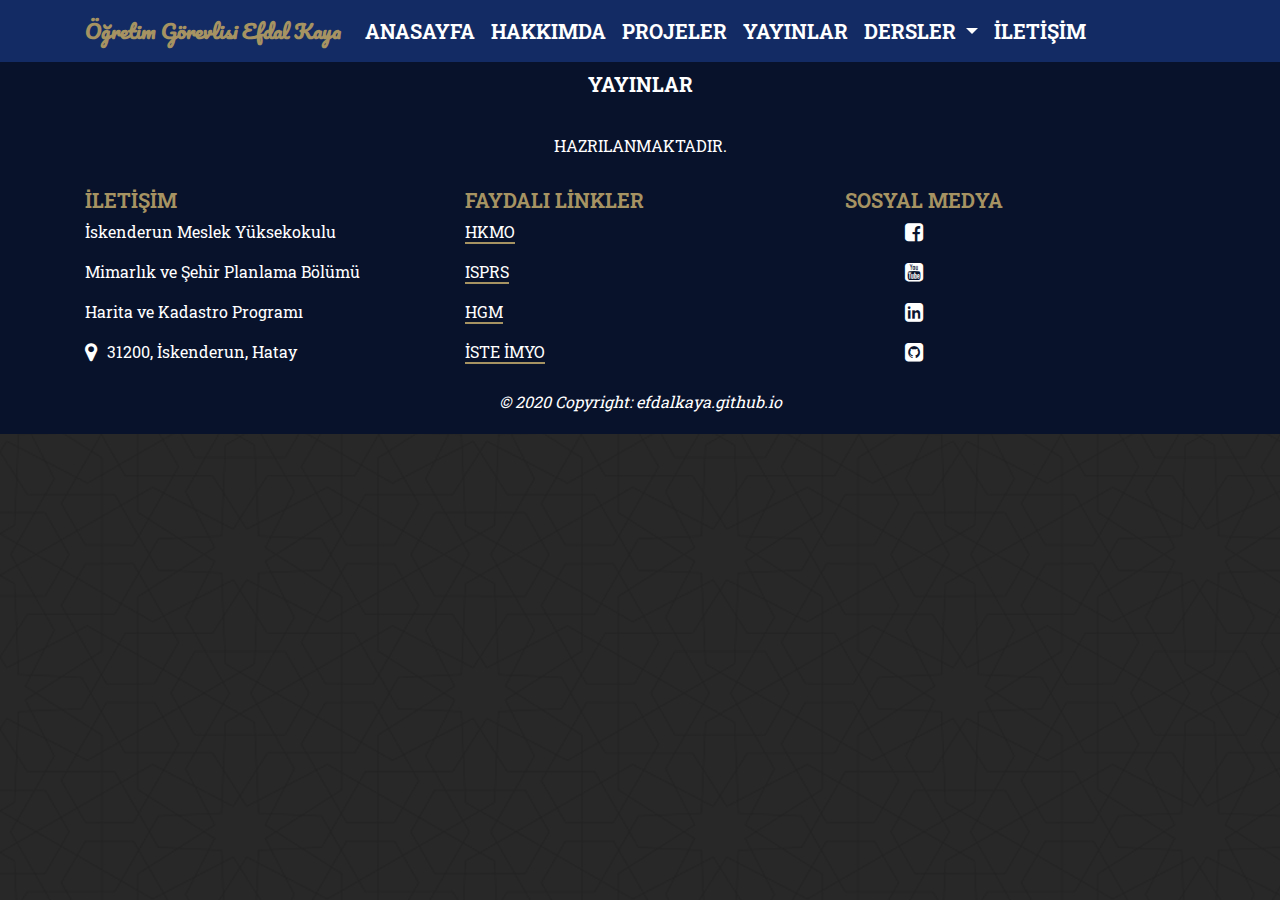
<file: yayinlar.html>
<!DOCTYPE html>
<html lang="tr">
<head>
  <meta charset="UTF-8">
  <meta name="viewport" content="width=device-width, initial-scale=1.0">
  
  <!-- Tittle -->
  <title>EK | Yayınlar</title>
  <link rel="icon" type="image/ico" href="img/canadian-maple-leaf-brands.svg" />

  <!-- Bootstrap -->
  <link rel="stylesheet" href="https://stackpath.bootstrapcdn.com/bootstrap/4.4.1/css/bootstrap.min.css" integrity="sha384-Vkoo8x4CGsO3+Hhxv8T/Q5PaXtkKtu6ug5TOeNV6gBiFeWPGFN9MuhOf23Q9Ifjh" crossorigin="anonymous">

  <!-- My CSS-->
  <link rel="stylesheet" href="./css/stil.css">

  <!-- JavaScript -->
  <script src="https://code.jquery.com/jquery-3.4.1.slim.min.js" integrity="sha384-J6qa4849blE2+poT4WnyKhv5vZF5SrPo0iEjwBvKU7imGFAV0wwj1yYfoRSJoZ+n" crossorigin="anonymous"></script>
  <script src="https://cdn.jsdelivr.net/npm/popper.js@1.16.0/dist/umd/popper.min.js" integrity="sha384-Q6E9RHvbIyZFJoft+2mJbHaEWldlvI9IOYy5n3zV9zzTtmI3UksdQRVvoxMfooAo" crossorigin="anonymous"></script>
  <script src="https://stackpath.bootstrapcdn.com/bootstrap/4.4.1/js/bootstrap.min.js" integrity="sha384-wfSDF2E50Y2D1uUdj0O3uMBJnjuUD4Ih7YwaYd1iqfktj0Uod8GCExl3Og8ifwB6" crossorigin="anonymous"></script>

  <!-- Google Fonts-->
  <link href="https://fonts.googleapis.com/css2?family=Pacifico&display=swap" rel="stylesheet">
  <link href="https://fonts.googleapis.com/css2?family=Source+Sans+Pro&display=swap" rel="stylesheet">
  <link href="https://fonts.googleapis.com/css2?family=Roboto+Slab:wght@500&display=swap" rel="stylesheet">

  <!-- Fontawesome -->
  <link href="https://stackpath.bootstrapcdn.com/font-awesome/4.7.0/css/font-awesome.min.css" rel="stylesheet" integrity="sha384-wvfXpqpZZVQGK6TAh5PVlGOfQNHSoD2xbE+QkPxCAFlNEevoEH3Sl0sibVcOQVnN" crossorigin="anonymous">

</head>
<body style="background-image: url('img/body-bg.jpg');">
  <!-- Navbar -->
  <section id="navbar">
    <nav class="navbar navbar-expand-lg">
      <div class="container">
        <a class="navbar-brand" href="index.html">Öğretim Görevlisi Efdal Kaya</a>
        <button class="navbar-toggler" type="button" data-toggle="collapse" data-target="#navbarSupportedContent" aria-controls="navbarSupportedContent" aria-expanded="false" aria-label="Toggle navigation">
          <span class="fa fa-align-justify fa-lg" style="color: white;"></span>
        </button>
        <div class="collapse navbar-collapse" id="navbarSupportedContent">
          <ul class="nav justify-content-end navbar-nav mr-auto">
            <li class="nav-item">
              <a class="nav-link" href="index.html">ANASAYFA</a>
            </li>
            <li class="nav-item">
              <a class="nav-link" href="hakkimda.html">HAKKIMDA</a>
            </li>
            <li class="nav-item">
              <a class="nav-link" href="projeler.html">PROJELER</a>
            </li>
            <li class="nav-item">
              <a class="nav-link" href="yayinlar.html">YAYINLAR  <span class="sr-only">(current)</span></a>
            </li>
            <li class="nav-item dropdown">
              <a class="nav-link dropdown-toggle" href="#" id="navbarDropdown" role="button" data-toggle="dropdown" aria-haspopup="true" aria-expanded="false">
                DERSLER
              </a>
              <div class="dropdown-menu" aria-labelledby="navbarDropdown">
                <a class="dropdown-item" href="guz.html">GÜZ DÖNEMİ</a>
                <div class="dropdown-divider"></div>
                <a class="dropdown-item" href="bahar.html">BAHAR DÖNEMİ</a>
              </div>
            </li>
            <li class="nav-item">
              <a class="nav-link" href="iletisim.html">İLETİŞİM</a>
            </li>
          </ul>
        </div>  
      </div>   
    </nav>
  </section>
  <!-- Navbar End -->
 
  <!-- Div Section Name -->
  <div class="menuyazi text-center"><h5>YAYINLAR</h5></div>
  <div class="menuyazi text-center">HAZRILANMAKTADIR.</div>
  <!-- Div Section Name End -->
  <!--  End -->
  <!-- -->
  <!--  End -->
  <!-- Footer -->
  <section id="footer">
    <div class="anaDivFooter">
      <div class="container">
        <div class="row">
          <div class="col-sm-12 col-md-4 col-lg-4">
            <h5>İLETİŞİM</h5>
            <p>İskenderun Meslek Yüksekokulu</p>
            <p>Mimarlık ve Şehir Planlama Bölümü</p>
            <p>Harita ve Kadastro Programı</p>
            <p><span class="fa fa-map-marker fa-lg" style="color: white;"></span>31200, İskenderun, Hatay</p>
          </div>
          <div class="col-sm-12 col-md-4 col-lg-4">
            <h5>FAYDALI LİNKLER</h5>
            <p><a class="altcizgi" href="https://www.hkmo.org.tr/" target="_blank">HKMO</a></p>
            <p><a class="altcizgi" href="https://www.isprs.org/" target="_blank">ISPRS</a></p>
            <p><a class="altcizgi" href="https://www.harita.gov.tr/anasayfa" target="_blank">HGM</a></p>
            <p><a class="altcizgi" href="https://iste.edu.tr/imyo" target="_blank">İSTE İMYO</a></p>
          </div>
          <div class="col-sm-12 col-md-4 col-lg-4">
            <h5>SOSYAL MEDYA</h5>
            <p style="padding-left: 60px;"><a href="https://www.facebook.com/efdalkaya" target="_blank"><span class="fa fa-facebook-square fa-lg"></span></a></p>
            <p style="padding-left: 60px;"><a href="https://www.youtube.com/channel/UCTFfDnudw9w7r80b_4gfPNg?view_as=subscriber" target="_blank"><span class="fa fa-youtube-square fa-lg"></span></a></p>
            <p style="padding-left: 60px;"><a href="https://www.linkedin.com/in/efdalkaya/" target="_blank"><span class="fa fa-linkedin-square fa-lg"></span></a></p>
            <p style="padding-left: 60px;"><a href="https://github.com/efdalkaya" target="_blank"><span class="fa fa-github-square fa-lg"></span></a></p>
          </div>
        </div>
        <div class="footer-copyright text-center" style="background-color: rgb(8,18,43); color:white; padding-bottom:20px; padding-top:10px;">© 2020 Copyright:
          <a href="index.html" class="text"> efdalkaya.github.io</a>
        </div>
      </div>
    </div>
  </section>
  <!-- Footer End -->
</body>
</html>
</file>
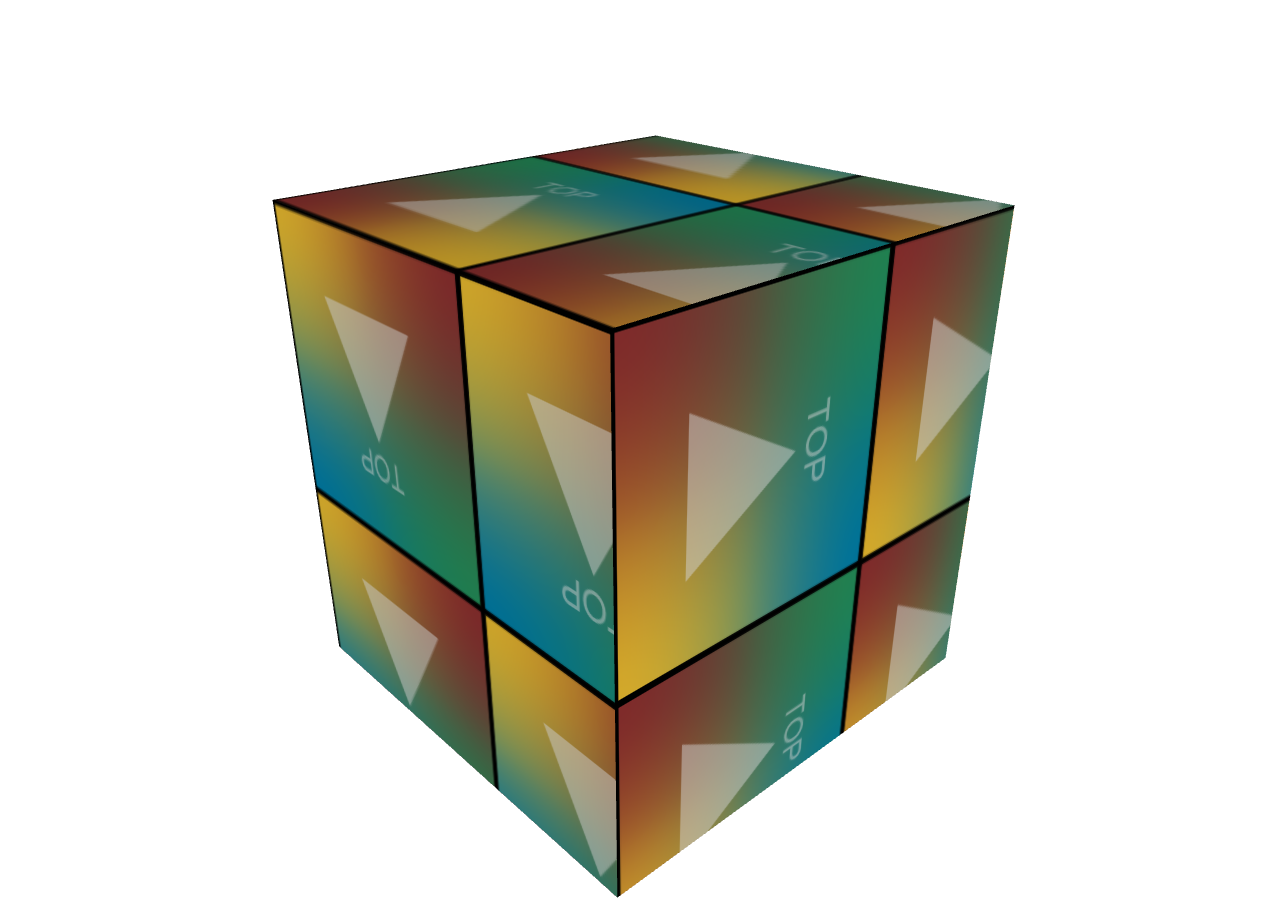
<file: kampus/embeddable/fullscreen.html>
<!DOCTYPE HTML PUBLIC "-//W3C//DTD HTML 4.01//EN"
	 "http://www.w3.org/TR/html4/strict.dtd">

<html>

<head>

	<meta http-equiv="content-type" content="text/html;charset=utf-8">
	<meta name="viewport" content="width=device-width, user-scalable=no">

	<style>
		html, body
		{
			width : 100%;
			height : 100%;
			margin : 0px;
			padding : 0px;
		}
		
		canvas
		{
			display : block;		
		}
	</style>

	<script type="text/javascript" src="../jsmodeler/three.min.js"></script>
	<script type="text/javascript" src="../jsmodeler/jsmodeler.js"></script>
	<script type="text/javascript" src="../jsmodeler/jsmodeler.ext.three.js"></script>
	<script type="text/javascript" src="include/online3dembedder.js"></script>
	<script type="text/javascript">
		function OnResize ()
		{
			var canvas = document.getElementById ('fullscreen');
			canvas.width = document.body.clientWidth;
			canvas.height = document.body.clientHeight;
		}
		
		function OnLoad ()
		{
			OnResize ();
			LoadOnline3DModels ();
		}
	
		window.addEventListener ('load', OnLoad, true);
		window.addEventListener ('resize', OnResize, true);
	</script>
	<title>Online 3D Viewer</title>

</head>

<body>
	<canvas id="fullscreen" class="3dviewer" sourcefiles="testfiles/texturedcube.obj|testfiles/texturedcube.mtl|testfiles/texture.png" width="200" height="200"></canvas>
</body>

</html>
</file>
<file: css/stil.css>
/*
beyaz = rgb(255,255,255)
mavi = rgb(19,43,100)
sarı = rgb(166,147,98)
koyu mavi = rgb(8,18,43)
turuncu = rgb(239, 89, 28)
*/
body{
    font-family: 'Roboto Slab', serif;
    color: rgb(255,255,255);
    margin: 0;
    padding: 0;
    height: 100vh;
}
h1, h2, h3, h4, h5, h6 {
    font-family: 'Roboto Slab', serif;
    color: rgb(255,255,255);
    font-weight: bolder;
    text-transform: uppercase;
}
/* Navbar Menu */
.navbar{
    background-color: rgb(19,43,100);
}
.navbar-brand{
    font-family: 'Pacifico', cursive;
    color: rgb(166,147,98);
    font-weight: bolder;
}
.navbar-toggler-icon{
    color: white;
}
.nav-link{
    color: rgb(255,255,255);
    font-weight: bolder;
    font-size: 20px;
}
.nav-link:hover{
    color: rgb(166,147,98);
}
.dropdown-menu{
    background-color: rgb(19,43,100)!important;
}
.dropdown-menu a{
    color: white;
}
.dropdown-menu a:hover{
    color: white;
    background-color: rgb(166,147,98);
}

/* Particle */
#particles-js{
    height: 400px;
    background: rgb(8,18,43);
    border-top: solid 2px rgb(166,147,98);
    border-bottom: solid 2px rgb(166,147,98);
}

/* Menuler */
.menuyazi{
    background-color: rgb(8,18,43); 
    color:white; 
    padding-bottom:20px; 
    padding-top:10px;
}
.card-title {
    color: black;
}
.card-text{
    color: black;
}
.card-body p {
    color: black!important;
}
.collapse-content .fa.fa-heart:hover {
    color: #f44336 !important;
  }
  .collapse-content .fa.fa-share-alt:hover {
    color: #0d47a1 !important;
  }
  #calisma {
      background-color: rgb(19,43,100);
      margin-top:10px; 
      margin-bottom:10px; 
      padding:10px;
  }

  /* Yayinlar */
  .baslik {
      text-transform: uppercase;
      color: rgb(166,147,98);
      font-weight: bolder;
  }
  .sari {
      
      color: rgb(239, 89, 28);
      font-weight: bolder;
      font-style: italic;
      font-size: large;
  }

/* Footer */
.anaDivFooter{
    background-color: rgb(8,18,43);
    padding-top: 10px;
}
.anaDivFooter a{
    text-emphasis: none;
    color: white;
    text-decoration: none;
    
}
.anaDivFooter a:hover{
    color: rgb(166,147,98);
}
.anaDivFooter h5{
    color: rgb(166,147,98);
}
.anaDivFooter span{
    margin-right: 10px!important;
    color: white;
}
.anaDivFooter span:hover{
    margin-right: 10px!important;
    color: rgb(166,147,98);
}
.footer-copyright {
    font-style: italic;
}
.altcizgi{
    border-bottom:solid 2px  rgb(166,147,98);
}
</file>
<file: css/style.css>
@import url('https://fonts.googleapis.com/css2?family=Poppins:wght@300;400;500;600;700;800&display=swap');

/* Global CSS*/
:root{
    --main-color:#7857fe;
    --color-1: #e91e63;
    --color-2: #f5ae10;
    --color-3: #09d69c;
    --bg-dark: #2b2c2f;
    --main-to-dark-color: var(--main-color);
    --dark-to-main-color: var(--bg-dark);
    --shadow-black-100: 0 5px 15px rgba(0,0,0,0.1);
    --shadow-black-300: 0 5px 15px rgba(0,0,0,0.3);
    --black-900: #000000;
    --black-400: #555555;
    --black-100: #f7f7f7;
    --black-000: #ffffff;
    --black-alpha-100: rgba(0,0,0,0.05);
}

body{
    font-family: 'Poppins', sans-serif;
    font-size: 16px;
    font-weight: 400;
    overflow-x: hidden;
    background-color: #ffffff;
    line-height: 1.5;
}
body.dark{
    background-color: var(--bg-dark);
    --black-100: var(--bg-dark);
    --black-000: var(--bg-dark);
    --main-to-dark-color: var(--bg-dark);
    --dark-to-main-color: var(--main-color);
    --shadow-black-100: var(--shadow-black-300);
    --black-alpha-100: rgba(255,255,255,0.05);
    --black-900: #ffffff;
    --black-400: #bbbbbb;
}
*{
    margin: 0;
    padding: 0;
    outline: none!important;
}
img{
    max-width: 100%;
    vertical-align: middle;
}
ul{
    list-style: none;
}
h1, h2, h3, h4, h5, h6, p, a {
    font-family: 'Poppins', sans-serif;
}
.btn-1 {
    background-color: #ffffff!important;
    padding: 12px 30px;
    border: none!important;
    border-radius: 30px!important;
    color: var(--main-color)!important;
    font-size: 16px!important;
    text-transform: capitalize!important;
    transition: all 0.5s ease;
    box-shadow: var(--shadow-black-300)!important;
    font-weight: 500!important;
}
.btn-1:hover {
    color: #ffffff!important;
    background-color: var(--main-color)!important;
}
.btn-1:focus {
    box-shadow: var(--shadow-black-300);
}
@keyframes spin_01{
    0%{
        transform: rotate(0deg);
    }
    100%{
        transform: rotate(360deg);
    }
}
@keyframes bounceTop_01{
    0%,100%{
        transform: translateY(-30px);
    }
    50%{
        transform: translateY(0px);
    }
}
@keyframes pulse_01{
    0%{
        transform: scale(0.94);
        box-shadow: 0 0 0 0 rgba(255, 255, 255, 0.7);
    }
    70%{
        transform: scale(1);
        box-shadow: 0 0 0 12px rgba(255, 255, 255, 0);
    }
    100%{
        transform: scale(0.94);
        box-shadow: 0 0 0 0 rgba(255, 255, 255, 0);
    }
}
@keyframes zoomInOut_01{
    0%{
        transform: scale(0);
    }
    100%{
        transform: scale(1);
        opacity: 0;
    }
}
.effect-wrap .effect{
    position: absolute;
    z-index: -1;
}
.effect-wrap .effect-1{
    left: 30%;
    top: 20%;
    font-size: 20px;
    color: var(--color-2);
    animation: spin_01 5s linear infinite;
}
.effect-wrap .effect-2{
    right: 5%;
    top: 10%;
    font-size: 25px;
    color: rgba(255, 255, 255, 0.5);
    animation: spin_01 7s linear infinite;
}
.effect-wrap .effect-3{
    left: 18%;
    bottom: 30%;
    font-size: 25px;
    color: var(--color-3);
    animation: bounceTop_01 3s linear infinite;
}
.section-padding{
    padding: 80px 0;
}
.section-title{
    margin-bottom: 60px;
}
.section-title h2{
    font-size: 40px;
    color: var(--black-900);
    font-weight: 700;
    text-transform: capitalize;
    text-align: center;
}
.section-title h2 span{
    color: var(--main-color);
}
.owl-carousel .owl-dots{
    padding: 0 15px;
    text-align: center;
    margin-top: 20px;
}
.owl-carousel button.owl-dot{
    height: 6px;
    width: 24px;
    background-color: #dddddd;
    display: inline-block;
    margin:0 4px;
    border-radius: 5px;
}
.owl-carousel button.owl-dot.active{
    background-color: var(--main-color);
}
/*---- Preloader ----*/
.preloader{
    position: fixed;
    left: 0;
    top: 0;
    height: 100%;
    width: 100%;
    z-index: 2100;
    background-color: var(--main-to-dark-color);
    display: flex;
    align-items: center;
    justify-content: center;
}
.preloader span{
    display: block;
    height: 60px;
    width: 60px;
    background-color: var(--dark-to-main-color);
    border-radius: 50%;
    animation: zoomInOut_01 1s ease infinite;
}
/*---- Navbar ----*/
.navbar{
    background-color: transparent;
    padding: 10px 0;
    font-family: 'Poppins', sans-serif;
    font-weight: bold;
    transition: all 0.5s ease;
}
.navbar.navbar-shrink{
    box-shadow: 0 10px 10px rgba(0,0,0,0.1);
    background-color: var(--main-color);
    padding: 10px 0;
}
.navbar .container{
    padding: 0 15px;
}
.navbar .navbar-brand{
    font-size: 30px;
    font-family: 'Pacifico', cursive;
    color: #ffffff;
    font-weight: 500;
    text-transform: capitalize;
}
.navbar .nav-item{
    margin-left: 20px;
}
.navbar .nav-item .nav-link{
    color: #ffffff;
    text-transform: capitalize;
    font-size: 16px;
    font-weight: 400;
    padding: 5px 0;
    position: relative;
}
.navbar .nav-item .nav-link::before{
    content: '';
    position: absolute;
    left: 0;
    bottom: 0;
    right: 0;
    height: 1px;
    background-color: #ffffff;
    transition: all 0.5s ease;
    transform: scale(0);
}
.navbar .nav-item .nav-link.active::before,
.navbar .nav-item .nav-link:hover::before{
    transform: scale(1);
}
/*---- Home section ----*/
.home{
    min-height: 100vh;
    padding: 150px 0;
    background-color: var(--main-to-dark-color);
    border-radius: 0 0 200px 0;
    position: relative;
    z-index: 1;
    overflow-x: hidden;
}
.home-text h1{
    font-size: 45px;
    font-weight: 700;
    color: #ffffff;
    margin: 0 0 20px;
}
.home-text p{
    font-size: 18px;
    font-weight: 300;
    line-height: 28px;
    color: #ffffff;
    margin: 0;
}
.home .home-btn{
    margin-top: 40px;
}
.home .home-btn .video-play-btn{
    margin-left: 15px;
    height: 50px;
    width: 50px;
    padding: 0;
    font-size: 16px;
    animation: pulse_01 2s ease infinite;
}
.home .home-btn .video-play-btn:hover{
    animation: none;
    box-shadow: var(--shadow-black-300);
}
.home .home-btn .video-play-btn i{
    line-height: 50px;
}
.home-img img{
    max-width: 250px;
    width: 100%;
    box-shadow: var(--shadow-black-100);
    border-radius: 32px;
    animation: bounceTop_01 3s ease infinite;
}
.home-img{
    position: relative;
}
.home-img .circle{
    position: absolute;
    z-index: 1;
    height: 400px;
    width: 400px;
    border:1px solid rgba(255, 255, 255, 0.2);
    border-radius: 50%;
    top: 50%;
    left: 50%;
    transform: translate(-50%, -50%);
}
.home-img .circle::before{
    content: '';
    position: absolute;
    height: 60px;
    width: 60px;
    background-color: rgba(255,255,255,0.4);
    border-radius: 50%;
    left: 30px;
    top: 30px;
    transform-origin: 170px 170px;
    animation: spin_01 10s linear infinite;
}
/*---- Video Popu ----*/
.video-popup{
    padding: 30px;
    position: fixed;
    left: 0;
    top: 0;
    width: 100%;
    height: 100%;
    z-index: 1999;
    background-color: rgba(0, 0, 0, 0.7);
    display: flex;
    align-items: center;
    justify-content: center;
    opacity: 0;
    visibility: hidden;
    transition: all 0.5s ease;
}
.video-popup .open{
    opacity: 1;
    visibility: visible;
}
.video-popup-inner{
    width: 100%;
    max-width: 900px;
    position: relative;
}
.video-popup .video-popup-close{
    position: absolute;
    right: 0;
    top: -30px;
    height: 30px;
    width: 30px;
    font-size: 16px;
    text-align: center;
    line-height: 30px;
    cursor: pointer;
    color: #ffffff;
}
.video-popup .iframe-box{
    height: 0;
    overflow: hidden;
    padding-top: 56.25%;
}
.video-popup #player-1{
    position: absolute;
    left: 0;
    top: 0;
    width: 100%;
    height: 100%;
    border: 0;
}
/* Feature Section */
.features .feature-item{
    box-shadow: var(--shadow-black-100);
    margin:15px;
    padding: 30px;
    border-radius: 10px;
    text-align: center;
    position: relative;
    z-index: 1;
    overflow: hidden;
}
.features .feature-item::before,
.features .feature-item::after{
    content: '';
    position: absolute;
    z-index: -1;
    border-radius: 50%;
    transition: all 0.5s ease;
    opacity: 0;
}
.features .feature-item::before{
    height: 20px;
    width: 20px;
    background-color: var(--color-1);
    left: -20px;
    top: 40%;
}
.features .feature-item:hover::before{
    left: 10px;
    opacity: 1;
}
.features .feature-item::after{
    height: 30px;
    width: 30px;
    background-color: var(--color-2);
    right: -30px;
    top: 80%;
}
.features .feature-item:hover::after{
    opacity: 1;
    right: -15px;
}
.features .feature-item .icon{
    height: 60px;
    width: 60px;
    margin:0 auto 30px;
    text-align: center;
    font-size: 30px;
    color: var(--main-color);
    position: relative;
    z-index: 1;
    transition: all 0.5s ease;
}
.features .feature-item .icon::before{
    content: '';
    position: absolute;
    left: 100%;
    top: 0;
    width: 100%;
    height: 100%;
    background-color: var(--main-color);
    transition: all 0.5s ease;
    z-index: -1;
    opacity: 0;
}
.features .feature-item:hover .icon{
    color: #ffffff;
    font-size: 20px;
}
.features .feature-item:hover .icon::before{
    left: 0;
    border-radius: 50%;
    opacity: 1;
}
.features .feature-item .icon i{
    line-height: 60px;
}
.features .feature-item h3{
    font-size: 22px;
    margin:0 0 20px;
    color: var(--black-900);
    font-weight: 500;
    text-transform: capitalize;

}
.features .feature-item p{
    font-size: 16px;
    line-height: 26px;
    font-weight: 300;
    color: var(--black-400);
    margin: 0 0 15px;
}
/* Footer Section */
.footer{
    background-color: var(--main-color);
    padding: 50px 0 0;
}
.footer-col h3{
    font-size: 18px;
    font-weight: 500;
    color: #ffffff;
    margin: 0 0 25px;
    text-transform: capitalize;
}
.footer-col p{
    font-size: 16px;
    color: rgba(255, 255, 255, 0.9);
    font-weight: 300;
    line-height: 26px;
    margin: 0;
}
.footer-col ul{
    margin: 0;

}
.footer-col ul li:not(:last-child){
    margin-bottom: 10px;
}
.footer-col ul li a{
    font-size: 16px;
    color: rgba(255, 255, 255, 0.9);
    font-weight: 300;
    display: block;
    text-transform: capitalize;
    transition: all 0.5s ease;
    text-decoration: none;
}
.footer-col ul li a:hover{
    padding-left: 5px;
}
.footer .copyright-text{
    padding: 20px 0;
    text-align: center;
    font-size: 16px;
    color: rgba(255, 255, 255, 0.9);
    font-weight: 300;
    margin: 50px 0 0;
    border-top: 1px solid rgba(255, 255, 255, 0.2);
}
/* Toggle Theme */
.toggle-theme {
    position: fixed;
    right: 0;
    top: calc(50% - 20px);
    height: 40px;
    width: 40px;
    background-color: var(--dark-to-main-color);
    z-index: 1200;
    color: #ffffff;
    cursor: pointer;
    border-radius: 50%;
    box-shadow: var(--shadow-black-300);
    font-size: 16px;
    text-align: center;
}
.toggle-theme i{
    line-height: 40px;
}
/* Responsive */
@media(max-width: 991px){
    .navbar-toggler{
        background-color: var(--dark-to-main-color);
        box-shadow: var(--shadow-black-300);
        height: 34px;
        width: 44px;
        padding: 0;
        font-size: 18px;
        color: #ffffff;
    }
    .navbar-nav{
        background-color: var(--dark-to-main-color);
        box-shadow: var(--shadow-black-300);
    }
    .navbar .nav-item{
        margin: 0;
        padding: 5px 15px;
    }
    .navbar.navbar-shrink .navbar-toggler,
    .navbar.navbar-shrink .navbar-nav{
        background-color: var(--main-color);
    }
    .home-img .circle{
        height: 320px;
        width: 320px;
    }
    .home-img .circle::before{
        left: 18px;
        top: 18px;
        transform-origin: 142px 142px;
    }
    .home-text h1{
        font-size: 40px;
    }
    .footer-col {
        margin-bottom: 30px;
    }
}
@media(max-width: 767px){
    .home-text{
        margin-bottom: 80px;
    }
    .fun-facts-img {
        margin-bottom: 30px;
    }
    .section-title h2{
        font-size: 35px;
    }
}
@media(max-width: 575px){
    .home-text h1{
        font-size: 30px;
    }
    .home-text p{
        font-size: 16px;
    }
    .section-title h2{
        font-size: 30px;
    }
}
</file>
